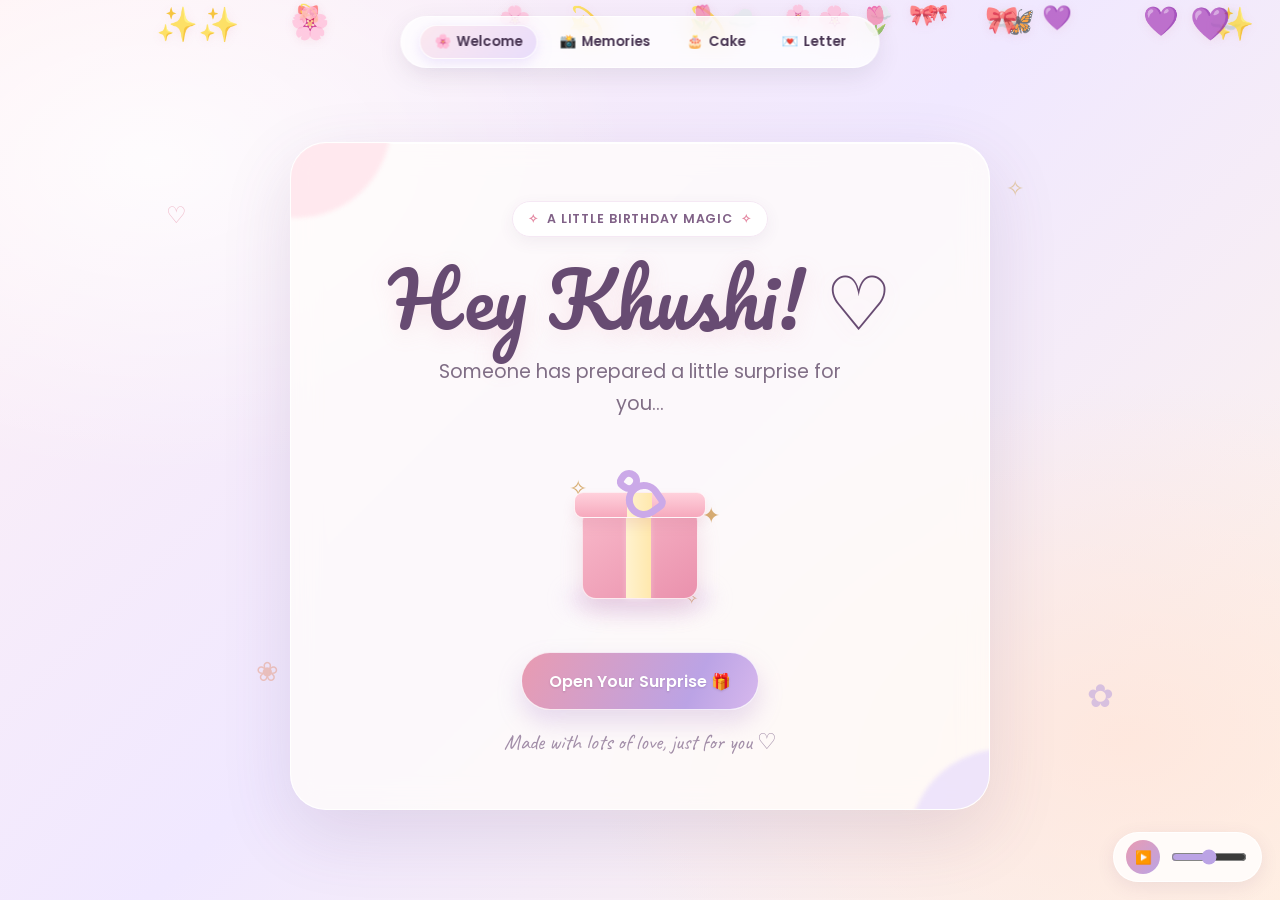
<file: index.html>
<!DOCTYPE html>
<html lang="en">
<head>
  <meta charset="UTF-8">
  <meta name="viewport" content="width=device-width, initial-scale=1.0">
  <meta name="theme-color" content="#fff4f5">
  <title>Happy Birthday, Khushi! ♡</title>
  <link rel="stylesheet" href="css/pastel-theme.css">
  <style>
    :root {
      color-scheme: light;
    }

    * {
      box-sizing: border-box;
    }

    body {
      min-height: 100vh;
      min-height: 100svh;
      display: grid;
      place-items: center;
      overflow: hidden;
      padding: 88px 20px 36px;
      background:
        radial-gradient(ellipse at 12% 18%, rgba(255, 255, 255, 0.8), transparent 30%),
        radial-gradient(ellipse at 88% 82%, rgba(255, 229, 217, 0.78), transparent 34%),
        linear-gradient(135deg, #fff1f4 0%, #f0e8ff 48%, #fff4e9 100%);
    }

    .welcome-card {
      position: relative;
      z-index: 2;
      width: min(100%, 700px);
      padding: clamp(32px, 6vw, 58px) 24px clamp(36px, 6vw, 54px);
      overflow: hidden;
      text-align: center;
      background: rgba(255, 253, 250, 0.78);
      border: 1px solid rgba(255, 255, 255, 0.94);
      border-radius: 36px;
      box-shadow: 0 24px 70px rgba(104, 73, 117, 0.14), inset 0 1px 0 #fff;
      -webkit-backdrop-filter: blur(14px);
      backdrop-filter: blur(14px);
      animation: card-arrive 850ms cubic-bezier(0.2, 0.8, 0.2, 1) both;
    }

    .welcome-card::before,
    .welcome-card::after {
      position: absolute;
      z-index: -1;
      width: 190px;
      height: 190px;
      content: "";
      border-radius: 50%;
      filter: blur(2px);
      pointer-events: none;
    }

    .welcome-card::before {
      top: -115px;
      left: -90px;
      background: rgba(255, 214, 225, 0.5);
    }

    .welcome-card::after {
      right: -110px;
      bottom: -130px;
      background: rgba(222, 207, 255, 0.5);
    }

    .eyebrow {
      display: inline-flex;
      align-items: center;
      gap: 8px;
      margin: 0 0 17px;
      padding: 8px 15px;
      color: #806187;
      background: #fff;
      border: 1px solid #f5e8f4;
      border-radius: 999px;
      box-shadow: 0 5px 16px rgba(104, 73, 117, 0.07);
      font-size: 0.78rem;
      font-weight: 600;
      letter-spacing: 0.07em;
      text-transform: uppercase;
    }

    .eyebrow span {
      color: #e58ca5;
    }

    h1 {
      margin: 0;
      color: #674b72;
      font-family: var(--font-script);
      font-size: clamp(2.6rem, 8vw, 4.7rem);
      font-weight: 400;
      line-height: 1.18;
      text-shadow: 0 5px 22px rgba(229, 140, 165, 0.2);
      animation: title-arrive 900ms 180ms both;
    }

    .subtitle {
      max-width: 440px;
      margin: 13px auto 0;
      color: #806e86;
      font-size: clamp(1rem, 2.8vw, 1.2rem);
      line-height: 1.7;
      animation: fade-up 750ms 350ms both;
    }

    .gift-scene {
      position: relative;
      display: grid;
      width: 190px;
      height: 190px;
      margin: 20px auto 21px;
      place-items: center;
      animation: gift-bob 3.2s ease-in-out infinite;
    }

    .gift-glow {
      position: absolute;
      bottom: 17px;
      width: 150px;
      height: 30px;
      background: rgba(202, 174, 231, 0.26);
      border-radius: 50%;
      filter: blur(10px);
    }

    .gift-box {
      position: absolute;
      bottom: 32px;
      width: 116px;
      height: 88px;
      background: linear-gradient(145deg, #f8b8c9, #ea91ad);
      border: 1px solid rgba(255, 255, 255, 0.72);
      border-radius: 10px 10px 14px 14px;
      box-shadow: 0 13px 22px rgba(193, 111, 143, 0.2);
    }

    .gift-box::before {
      position: absolute;
      top: 0;
      left: 43px;
      width: 25px;
      height: 100%;
      content: "";
      background: linear-gradient(90deg, #fff2cf, #ffe8ad);
      box-shadow: 0 2px 6px rgba(255, 255, 255, 0.3);
    }

    .gift-lid {
      position: absolute;
      z-index: 2;
      top: 51px;
      width: 132px;
      height: 26px;
      background: linear-gradient(180deg, #ffd1dc, #f6a9bd);
      border: 1px solid rgba(255, 255, 255, 0.8);
      border-radius: 9px;
      box-shadow: 0 7px 12px rgba(193, 111, 143, 0.15);
      animation: lid-wiggle 3.2s ease-in-out infinite;
    }

    .gift-lid::before {
      position: absolute;
      top: 0;
      left: 52px;
      width: 25px;
      height: 100%;
      content: "";
      background: linear-gradient(90deg, #fff2cf, #ffe8ad);
    }

    .bow {
      position: absolute;
      z-index: 3;
      top: 29px;
      left: 50%;
      width: 22px;
      height: 22px;
      border: 7px solid #cba9e8;
      border-radius: 50% 50% 50% 8px;
      transform: translateX(-100%) rotate(35deg);
    }

    .bow::after {
      position: absolute;
      top: -7px;
      left: 9px;
      width: 22px;
      height: 22px;
      content: "";
      border: 7px solid #cba9e8;
      border-radius: 50% 50% 8px 50%;
      transform: rotate(-70deg);
    }

    .gift-sparkle {
      position: absolute;
      color: #d7ad72;
      font-size: 1.4rem;
      animation: twinkle 2s ease-in-out infinite;
    }

    .sparkle-one { top: 30px; left: 24px; }
    .sparkle-two { top: 57px; right: 15px; animation-delay: 600ms; }
    .sparkle-three { right: 37px; bottom: 20px; font-size: 1rem; animation-delay: 1s; }

    .open-button {
      position: relative;
      display: inline-flex;
      min-height: 58px;
      align-items: center;
      justify-content: center;
      gap: 10px;
      padding: 14px 27px;
      overflow: hidden;
      color: #fff;
      background: linear-gradient(115deg, #e99bb1, #bba3e5 72%, #d7b8ed);
      border: 1px solid rgba(255, 255, 255, 0.78);
      border-radius: 999px;
      box-shadow: 0 12px 25px rgba(174, 132, 196, 0.28);
      font: 600 1rem var(--font-sans);
      text-decoration: none;
      text-shadow: 0 1px 2px rgba(94, 63, 109, 0.22);
      transition: transform 220ms ease, box-shadow 220ms ease, filter 220ms ease;
      animation: fade-up 750ms 500ms both;
    }

    .open-button::after {
      position: absolute;
      top: -30%;
      left: -70%;
      width: 45%;
      height: 160%;
      content: "";
      background: rgba(255, 255, 255, 0.28);
      transform: rotate(25deg);
      transition: left 450ms ease;
    }

    .open-button:hover {
      filter: saturate(1.08);
      box-shadow: 0 16px 30px rgba(174, 132, 196, 0.38);
      transform: translateY(-3px) scale(1.025);
    }

    .open-button:hover::after {
      left: 125%;
    }

    .open-button:focus-visible {
      outline: 3px solid #9a7ab4;
      outline-offset: 4px;
    }

    .personal-note {
      margin: 18px 0 0;
      color: #a28ea8;
      font-family: var(--font-handwriting);
      font-size: 1.35rem;
      animation: fade-up 750ms 650ms both;
    }

    .page-decor {
      position: fixed;
      z-index: 1;
      color: #e89ab0;
      opacity: 0.64;
      pointer-events: none;
      user-select: none;
      animation: decor-drift 7s ease-in-out infinite;
    }

    .decor-heart { top: 22%; left: 13%; font-size: 1.45rem; }
    .decor-flower { right: 13%; bottom: 20%; color: #c3a9df; font-size: 2rem; animation-delay: 1.2s; }
    .decor-sparkle { top: 19%; right: 20%; color: #dbb878; font-size: 1.4rem; animation-delay: 2s; }
    .decor-petal { bottom: 23%; left: 20%; color: #edae9b; font-size: 1.7rem; animation-delay: 800ms; }

    .audio-controls {
      position: fixed;
      right: 18px;
      bottom: 18px;
      z-index: 1001;
      display: flex;
      align-items: center;
      gap: 9px;
      padding: 7px 12px;
      background: rgba(255, 255, 255, 0.78);
      border: 1px solid rgba(255, 255, 255, 0.9);
      border-radius: 999px;
      box-shadow: 0 5px 18px rgba(104, 73, 117, 0.1);
      -webkit-backdrop-filter: blur(10px);
      backdrop-filter: blur(10px);
    }

    .audio-controls button {
      display: grid;
      width: 34px;
      height: 34px;
      padding: 0;
      place-items: center;
      color: #fff;
      background: linear-gradient(135deg, #e99bb1, #bba3e5);
      border: 0;
      border-radius: 50%;
      cursor: pointer;
    }

    .audio-controls button:focus-visible,
    .audio-controls input:focus-visible {
      outline: 2px solid #9a7ab4;
      outline-offset: 3px;
    }

    .audio-controls input {
      width: 76px;
      accent-color: #bba3e5;
    }

    @keyframes card-arrive {
      from { opacity: 0; transform: translateY(18px) scale(0.98); }
      to { opacity: 1; transform: translateY(0) scale(1); }
    }

    @keyframes title-arrive {
      from { opacity: 0; transform: translateY(12px); }
      to { opacity: 1; transform: translateY(0); }
    }

    @keyframes fade-up {
      from { opacity: 0; transform: translateY(10px); }
      to { opacity: 1; transform: translateY(0); }
    }

    @keyframes gift-bob {
      0%, 100% { transform: translateY(0) rotate(-1deg); }
      50% { transform: translateY(-7px) rotate(1deg); }
    }

    @keyframes lid-wiggle {
      0%, 12%, 20%, 100% { transform: translateY(0) rotate(0); }
      16% { transform: translateY(-5px) rotate(-3deg); }
    }

    @keyframes twinkle {
      0%, 100% { opacity: 0.48; transform: scale(0.8) rotate(0); }
      50% { opacity: 1; transform: scale(1.15) rotate(18deg); }
    }

    @keyframes decor-drift {
      0%, 100% { transform: translateY(0) rotate(-7deg); }
      50% { transform: translateY(-10px) rotate(8deg); }
    }

    @media (max-width: 600px) {
      body {
        padding: 35px 16px 90px;
      }

      .welcome-card {
        padding: 34px 20px 35px;
        border-radius: 28px;
      }

      .gift-scene {
        margin-top: 15px;
        margin-bottom: 15px;
        transform: scale(0.92);
      }

      .open-button {
        width: min(100%, 330px);
        padding-inline: 16px;
        font-size: 0.95rem;
      }

      .page-decor {
        opacity: 0.42;
      }

      .decor-heart { top: 17%; left: 5%; }
      .decor-flower { right: 4%; bottom: 18%; }
      .decor-sparkle { top: 14%; right: 9%; }
      .decor-petal { bottom: 15%; left: 6%; }
    }

    @media (prefers-reduced-motion: reduce) {
      *, *::before, *::after {
        scroll-behavior: auto !important;
        animation-duration: 0.01ms !important;
        animation-iteration-count: 1 !important;
        transition-duration: 0.01ms !important;
      }
    }
  </style>
</head>
<body>
  <nav class="khushi-nav-bar" aria-label="Birthday surprise pages">
    <a href="index.html" class="active" aria-current="page">🌸 <span class="nav-text">Welcome</span></a>
    <a href="memorylane.html">📸 <span class="nav-text">Memories</span></a>
    <a href="cake.html">🎂 <span class="nav-text">Cake</span></a>
    <a href="letter.html">💌 <span class="nav-text">Letter</span></a>
  </nav>

  <span class="page-decor decor-heart" aria-hidden="true">♡</span>
  <span class="page-decor decor-flower" aria-hidden="true">✿</span>
  <span class="page-decor decor-sparkle" aria-hidden="true">✧</span>
  <span class="page-decor decor-petal" aria-hidden="true">❀</span>

  <main class="welcome-card">
    <p class="eyebrow"><span aria-hidden="true">✧</span> A little birthday magic <span aria-hidden="true">✧</span></p>
    <h1>Hey Khushi! ♡</h1>
    <p class="subtitle">Someone has prepared a little surprise for you...</p>

    <div class="gift-scene" role="img" aria-label="A softly glowing pink gift box with a lavender ribbon">
      <span class="gift-sparkle sparkle-one" aria-hidden="true">✧</span>
      <span class="gift-sparkle sparkle-two" aria-hidden="true">✦</span>
      <span class="gift-sparkle sparkle-three" aria-hidden="true">✧</span>
      <span class="gift-glow" aria-hidden="true"></span>
      <span class="gift-box" aria-hidden="true"></span>
      <span class="gift-lid" aria-hidden="true"></span>
      <span class="bow" aria-hidden="true"></span>
    </div>

    <a class="open-button" href="memorylane.html">Open Your Surprise 🎁</a>
    <p class="personal-note">Made with lots of love, just for you ♡</p>
  </main>

  <div class="audio-controls" aria-label="Background music controls">
    <button id="play-pause" type="button" aria-label="Play or pause birthday music">▶️</button>
    <input type="range" id="volume" min="0" max="1" step="0.1" value="0.5" aria-label="Music volume">
  </div>

  <audio id="birthday-song" loop>
    <source src="Happy_birthday_english.mp3" type="audio/mp3">
    Your browser does not support the audio element.
  </audio>

  <script src="js/pastel-particles.js"></script>
  <script>
    const audio = document.getElementById('birthday-song');
    const volumeControl = document.getElementById('volume');

    audio.volume = Number(volumeControl.value);
    volumeControl.addEventListener('input', () => {
      audio.volume = Number(volumeControl.value);
    });
  </script>
</body>
</html>
</file>
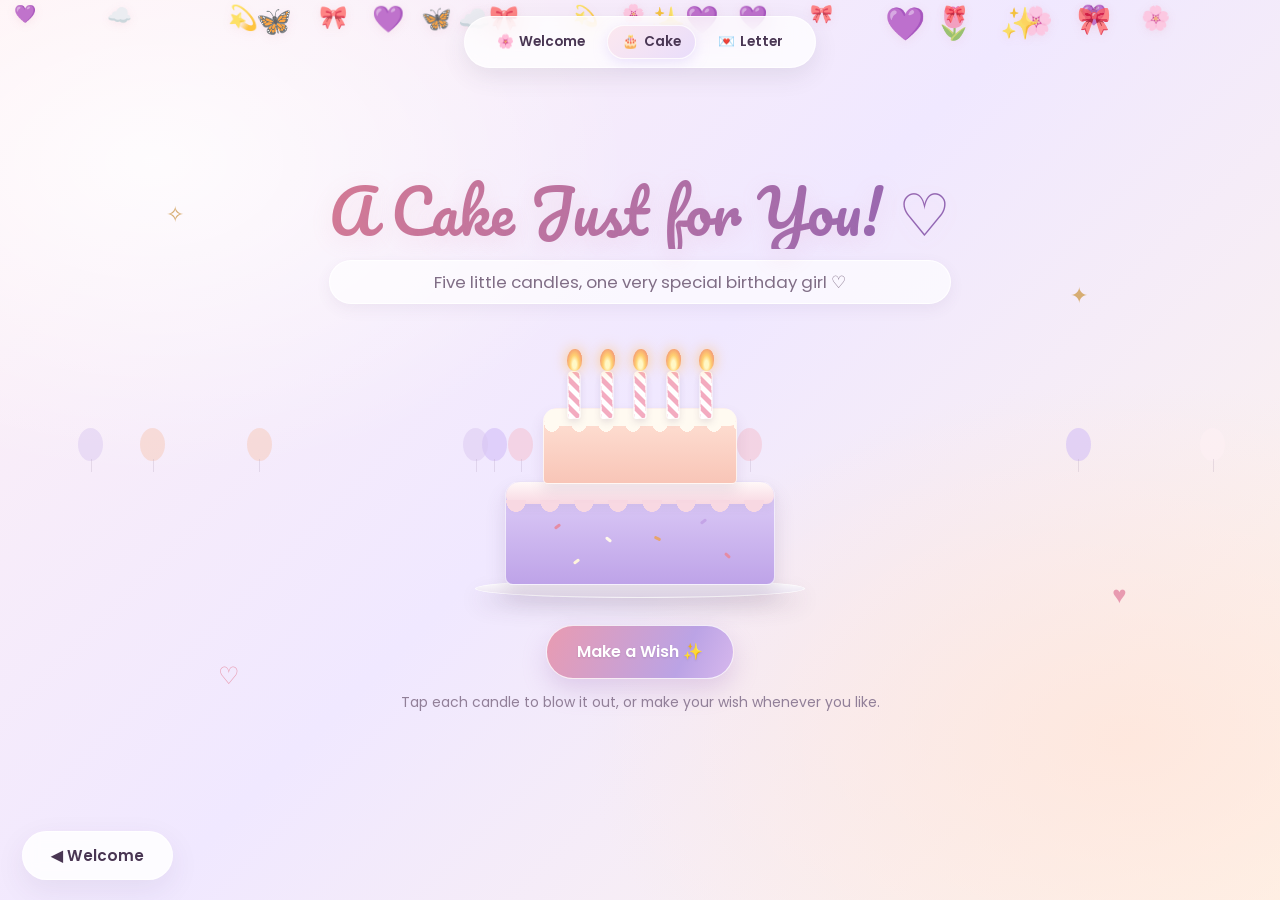
<file: cake.html>
<!DOCTYPE html>
<html lang="en">
<head>
  <meta charset="UTF-8">
  <meta name="viewport" content="width=device-width, initial-scale=1.0">
  <meta name="theme-color" content="#fff4f5">
  <title>A Cake Just for You! 🎂 | Khushi's Birthday</title>
  <link rel="stylesheet" href="css/pastel-theme.css">
  <style>
    * {
      box-sizing: border-box;
    }

    body {
      position: relative;
      display: flex;
      min-height: 100vh;
      min-height: 100svh;
      flex-direction: column;
      align-items: center;
      justify-content: center;
      overflow-x: hidden;
      padding: 88px 20px 100px;
      background:
        radial-gradient(ellipse at 12% 18%, rgba(255, 255, 255, 0.8), transparent 30%),
        radial-gradient(ellipse at 88% 82%, rgba(255, 229, 217, 0.78), transparent 34%),
        linear-gradient(135deg, #fff1f4 0%, #f0e8ff 48%, #fff4e9 100%);
    }

    .page-content {
      position: relative;
      z-index: 2;
      display: flex;
      width: min(100%, 680px);
      flex-direction: column;
      align-items: center;
      text-align: center;
      animation: arrive 750ms ease-out both;
    }

    .cake-header {
      margin-bottom: 4px;
    }

    .cake-header h1 {
      margin: 0;
      color: #674b72;
      background: linear-gradient(120deg, #d47a94, #8e65b5);
      -webkit-background-clip: text;
      background-clip: text;
      -webkit-text-fill-color: transparent;
      font-family: var(--font-script);
      font-size: clamp(2.2rem, 6vw, 3.7rem);
      font-weight: 400;
      line-height: 1.24;
      text-shadow: 0 5px 22px rgba(229, 140, 165, 0.16);
    }

    .cake-header p {
      margin: 11px auto 0;
      padding: 8px 18px;
      color: #806e86;
      background: rgba(255, 255, 255, 0.64);
      border: 1px solid rgba(255, 255, 255, 0.9);
      border-radius: 999px;
      box-shadow: 0 5px 15px rgba(104, 73, 117, 0.07);
      font-size: clamp(0.9rem, 2.5vw, 1.05rem);
    }

    .cake-scene {
      position: relative;
      width: min(100%, 390px);
      height: 310px;
      margin: 6px auto 0;
      isolation: isolate;
    }

    .cake-plate {
      position: absolute;
      bottom: 26px;
      left: 50%;
      width: min(88%, 330px);
      height: 19px;
      background: linear-gradient(180deg, #fff 0%, #e8dfef 100%);
      border: 1px solid rgba(255, 255, 255, 0.96);
      border-radius: 50%;
      box-shadow: 0 11px 22px rgba(73, 54, 83, 0.16);
      transform: translateX(-50%);
    }

    .cake-base {
      position: absolute;
      bottom: 39px;
      left: 50%;
      width: min(72%, 270px);
      height: 104px;
      background: linear-gradient(180deg, #dfcff8 0%, #bea3e8 100%);
      border: 1px solid rgba(255, 255, 255, 0.7);
      border-radius: 15px 15px 8px 8px;
      box-shadow: 0 12px 20px rgba(104, 73, 117, 0.16);
      transform: translateX(-50%);
    }

    .cake-base::before {
      position: absolute;
      top: 0;
      left: 0;
      width: 100%;
      height: 22px;
      content: "";
      background: linear-gradient(180deg, #fff8f8, #f8d8e2);
      border-radius: 14px 14px 8px 8px;
      box-shadow: 0 4px 8px rgba(104, 73, 117, 0.08);
    }

    .cake-base::after {
      position: absolute;
      top: 18px;
      left: 0;
      width: 100%;
      height: 14px;
      content: "";
      background: radial-gradient(ellipse 10px 12px at 10px 0, #f8d8e2 98%, transparent 100%) repeat-x;
      background-size: 34px 14px;
    }

    .cake-top {
      position: absolute;
      bottom: 140px;
      left: 50%;
      width: min(52%, 194px);
      height: 76px;
      background: linear-gradient(180deg, #ffe2d6 0%, #f8c5b7 100%);
      border: 1px solid rgba(255, 255, 255, 0.74);
      border-radius: 14px 14px 5px 5px;
      box-shadow: 0 7px 14px rgba(104, 73, 117, 0.12);
      transform: translateX(-50%);
    }

    .cake-top::before {
      position: absolute;
      top: 0;
      left: 0;
      width: 100%;
      height: 17px;
      content: "";
      background: #fffaf1;
      border-radius: 13px 13px 7px 7px;
    }

    .cake-top::after {
      position: absolute;
      top: 13px;
      left: 0;
      width: 100%;
      height: 12px;
      content: "";
      background: radial-gradient(ellipse 8px 10px at 8px 0, #fffaf1 98%, transparent 100%) repeat-x;
      background-size: 27px 12px;
    }

    .cake-sprinkle {
      position: absolute;
      z-index: 2;
      width: 7px;
      height: 3px;
      border-radius: 4px;
      transform: rotate(-35deg);
    }

    .sprinkle-one { top: 43px; left: 18%; background: #e58ca5; }
    .sprinkle-two { top: 56px; left: 37%; background: #fff8eb; transform: rotate(38deg); }
    .sprinkle-three { top: 38px; right: 25%; background: #c4a4e7; }
    .sprinkle-four { top: 72px; right: 16%; background: #e58ca5; transform: rotate(42deg); }
    .sprinkle-five { top: 78px; left: 25%; background: #fff4dc; }
    .sprinkle-six { top: 55px; right: 42%; background: #e7a46d; transform: rotate(25deg); }

    .candle-row {
      position: absolute;
      z-index: 4;
      top: 57px;
      left: 50%;
      display: flex;
      align-items: flex-end;
      gap: clamp(12px, 4vw, 20px);
      transform: translateX(-50%);
    }

    .candle {
      position: relative;
      width: 13px;
      height: 48px;
      padding: 0;
      background: repeating-linear-gradient(45deg, #fff 0 5px, #f3abc0 5px 10px);
      border: 1px solid rgba(255, 255, 255, 0.9);
      border-radius: 5px 5px 3px 3px;
      box-shadow: 0 3px 7px rgba(104, 73, 117, 0.15);
      cursor: pointer;
      transition: transform 180ms ease;
    }

    .candle:hover,
    .candle:focus-visible {
      transform: translateY(-3px);
    }

    .candle:focus-visible {
      outline: 2px solid #9a7ab4;
      outline-offset: 4px;
    }

    .flame {
      position: absolute;
      top: -23px;
      left: 50%;
      width: 15px;
      height: 22px;
      background: radial-gradient(ellipse at 50% 70%, #fff8c6 0 18%, #ffd071 42%, #f49a73 78%, transparent 80%);
      border-radius: 55% 45% 50% 50%;
      filter: drop-shadow(0 0 7px rgba(255, 192, 106, 0.8));
      transform: translateX(-50%);
      transform-origin: 50% 90%;
      animation: flame-flicker 850ms ease-in-out infinite alternate;
      pointer-events: none;
    }

    .candle:nth-child(even) .flame {
      animation-delay: 320ms;
    }

    .candle.blown .flame {
      animation: flame-out 220ms ease-out forwards;
    }

    .candle.blown {
      cursor: default;
    }

    .candle.blown:hover {
      transform: none;
    }

    .candle-smoke {
      position: absolute;
      top: -24px;
      left: 50%;
      width: 8px;
      height: 8px;
      border-radius: 50%;
      opacity: 0;
      pointer-events: none;
    }

    .candle.blown .candle-smoke {
      animation: smoke-away 850ms ease-out;
    }

    .cake-sparkle,
    .floating-heart {
      position: fixed;
      z-index: 1;
      color: #d7ad72;
      pointer-events: none;
      user-select: none;
      animation: drift 6s ease-in-out infinite;
    }

    .cake-sparkle {
      font-size: 1.35rem;
    }

    .floating-heart {
      color: #e89ab0;
      font-size: 1.5rem;
      animation-delay: 1.3s;
    }

    .make-wish {
      display: inline-flex;
      min-height: 54px;
      align-items: center;
      justify-content: center;
      gap: 9px;
      margin-top: 1px;
      padding: 13px 30px;
      color: #fff;
      background: linear-gradient(115deg, #e99bb1, #bba3e5 72%, #d7b8ed);
      border: 1px solid rgba(255, 255, 255, 0.8);
      border-radius: 999px;
      box-shadow: 0 11px 24px rgba(174, 132, 196, 0.3);
      cursor: pointer;
      font: 600 1rem var(--font-sans);
      text-shadow: 0 1px 2px rgba(94, 63, 109, 0.2);
      transition: transform 200ms ease, box-shadow 200ms ease;
    }

    .make-wish:hover {
      box-shadow: 0 15px 28px rgba(174, 132, 196, 0.4);
      transform: translateY(-3px) scale(1.025);
    }

    .make-wish:focus-visible,
    .wish-close:focus-visible {
      outline: 3px solid #9a7ab4;
      outline-offset: 4px;
    }

    .hint {
      margin: 13px 0 0;
      color: #917f98;
      font-size: 0.87rem;
    }

    .balloon {
      position: fixed;
      z-index: 0;
      width: 25px;
      height: 33px;
      border-radius: 50%;
      opacity: 0.48;
      pointer-events: none;
      animation: balloon-rise 15s linear infinite;
    }

    .balloon::after {
      position: absolute;
      bottom: -11px;
      left: 50%;
      width: 1px;
      height: 13px;
      content: "";
      background: rgba(133, 111, 143, 0.35);
    }

    .confetti {
      position: fixed;
      z-index: 1;
      width: 8px;
      height: 10px;
      border-radius: 3px;
      opacity: 0;
      pointer-events: none;
      animation: confetti-fall 6s ease-in infinite;
    }

    .wish-overlay {
      position: fixed;
      z-index: 1100;
      inset: 0;
      display: grid;
      padding: 20px;
      place-items: center;
      background: rgba(71, 51, 82, 0.24);
      opacity: 0;
      visibility: hidden;
      transition: opacity 240ms ease, visibility 240ms ease;
    }

    .wish-overlay.show {
      opacity: 1;
      visibility: visible;
    }

    .wish-message {
      position: relative;
      width: min(100%, 480px);
      padding: 38px 28px 30px;
      text-align: center;
      background: rgba(255, 253, 250, 0.97);
      border: 2px solid #f5d2df;
      border-radius: 30px;
      box-shadow: 0 25px 65px rgba(73, 54, 83, 0.24);
      transform: translateY(12px) scale(0.96);
      transition: transform 300ms cubic-bezier(0.2, 0.8, 0.2, 1);
    }

    .wish-overlay.show .wish-message {
      transform: translateY(0) scale(1);
    }

    .wish-message h2 {
      margin: 0 0 12px;
      color: #674b72;
      background: linear-gradient(120deg, #d47a94, #8e65b5);
      -webkit-background-clip: text;
      background-clip: text;
      -webkit-text-fill-color: transparent;
      font-family: var(--font-script);
      font-size: clamp(1.8rem, 6vw, 2.5rem);
      font-weight: 400;
      line-height: 1.3;
    }

    .wish-message p {
      margin: 0 auto 22px;
      color: #806e86;
      font-size: 1.02rem;
      line-height: 1.75;
    }

    .wish-close {
      position: absolute;
      top: 12px;
      right: 14px;
      display: grid;
      width: 36px;
      height: 36px;
      place-items: center;
      color: #806e86;
      background: #fff3f6;
      border: 0;
      border-radius: 50%;
      cursor: pointer;
      font-size: 1.15rem;
    }

    .wish-message .btn-pastel-primary {
      min-height: 48px;
    }

    .navigation-buttons {
      position: fixed;
      z-index: 10;
      right: 22px;
      bottom: 20px;
      left: 22px;
      display: flex;
      align-items: center;
      justify-content: space-between;
      pointer-events: none;
    }

    .navigation-buttons a {
      pointer-events: auto;
    }

    .firework {
      position: fixed;
      z-index: 1050;
      width: 7px;
      height: 7px;
      border-radius: 50%;
      pointer-events: none;
      animation: firework 850ms ease-out forwards;
    }

    @keyframes arrive {
      from { opacity: 0; transform: translateY(15px); }
      to { opacity: 1; transform: translateY(0); }
    }

    @keyframes flame-flicker {
      from { transform: translateX(-50%) rotate(-4deg) scale(0.96); }
      to { transform: translateX(-50%) rotate(4deg) scale(1.04); }
    }

    @keyframes flame-out {
      to { opacity: 0; transform: translateX(-50%) scale(0.15); }
    }

    @keyframes smoke-away {
      0% { opacity: 0.45; box-shadow: 0 0 0 1px rgba(161, 150, 164, 0.35); transform: translate(-50%, 0); }
      100% { opacity: 0; box-shadow: 0 0 0 8px rgba(161, 150, 164, 0); transform: translate(-20%, -30px) scale(1.5); }
    }

    @keyframes drift {
      0%, 100% { transform: translateY(0) rotate(-8deg); }
      50% { transform: translateY(-11px) rotate(9deg); }
    }

    @keyframes balloon-rise {
      from { transform: translateY(110vh) translateX(0); }
      to { transform: translateY(-130vh) translateX(34px); }
    }

    @keyframes confetti-fall {
      0% { opacity: 0; transform: translateY(-10vh) rotate(0deg); }
      12% { opacity: 0.8; }
      100% { opacity: 0; transform: translateY(110vh) rotate(540deg); }
    }

    @keyframes firework {
      to { opacity: 0; transform: scale(18); }
    }

    @media (max-width: 650px) {
      body {
        justify-content: flex-start;
        padding: 36px 16px 138px;
      }

      .cake-header {
        margin-top: 12px;
      }

      .cake-scene {
        height: 285px;
        margin-top: 0;
      }

      .cake-plate { bottom: 24px; }
      .cake-base { bottom: 36px; }
      .cake-top { bottom: 137px; }
      .candle-row { top: 54px; }

      .navigation-buttons {
        right: 12px;
        bottom: 76px;
        left: 12px;
        justify-content: center;
      }

      .navigation-buttons a:first-child {
        display: none;
      }
    }

    @media (prefers-reduced-motion: reduce) {
      *, *::before, *::after {
        scroll-behavior: auto !important;
        animation-duration: 0.01ms !important;
        animation-iteration-count: 1 !important;
        transition-duration: 0.01ms !important;
      }
    }
  </style>
</head>
<body>
  <nav class="khushi-nav-bar" aria-label="Birthday surprise pages">
    <a href="index.html">🌸 <span class="nav-text">Welcome</span></a>
    <a href="cake.html" class="active" aria-current="page">🎂 <span class="nav-text">Cake</span></a>
    <a href="letter.html">💌 <span class="nav-text">Letter</span></a>
  </nav>

  <span class="cake-sparkle" style="top: 22%; left: 13%;" aria-hidden="true">✧</span>
  <span class="cake-sparkle" style="top: 31%; right: 15%; animation-delay: 1s;" aria-hidden="true">✦</span>
  <span class="floating-heart" style="bottom: 23%; left: 17%;" aria-hidden="true">♡</span>
  <span class="floating-heart" style="right: 12%; bottom: 32%; animation-delay: 2s;" aria-hidden="true">♥</span>

  <main class="page-content">
    <header class="cake-header">
      <h1>A Cake Just for You! ♡</h1>
      <p>Five little candles, one very special birthday girl ♡</p>
    </header>

    <div class="cake-scene" role="group" aria-label="A pastel birthday cake with five candles">
      <div class="cake-plate" aria-hidden="true"></div>
      <div class="cake-base" aria-hidden="true">
        <span class="cake-sprinkle sprinkle-one"></span>
        <span class="cake-sprinkle sprinkle-two"></span>
        <span class="cake-sprinkle sprinkle-three"></span>
        <span class="cake-sprinkle sprinkle-four"></span>
        <span class="cake-sprinkle sprinkle-five"></span>
        <span class="cake-sprinkle sprinkle-six"></span>
      </div>
      <div class="cake-top" aria-hidden="true"></div>
      <div class="candle-row" id="candleContainer" role="group" aria-label="Birthday candles"></div>
    </div>

    <button class="make-wish" id="makeWishButton" type="button">Make a Wish ✨</button>
    <p class="hint">Tap each candle to blow it out, or make your wish whenever you like.</p>
  </main>

  <div class="navigation-buttons" aria-label="Continue through the birthday surprise">
    <a class="btn-pastel-secondary" href="index.html">◀ Welcome</a>
  </div>

  <div class="wish-overlay" id="wishOverlay" aria-hidden="true">
    <section class="wish-message" id="wishMessage" role="dialog" aria-modal="true" aria-labelledby="wishTitle" aria-describedby="wishText">
      <button class="wish-close" id="closeWishButton" type="button" aria-label="Close birthday wish">×</button>
      <h2 id="wishTitle">Happy Birthday, Khushi! ♡</h2>
      <p id="wishText">May your year be filled with all the laughter, love, and lovely little moments you deserve 🎂💜. Mujhe cake dena bhulna mat 🎂😋</p>
      <a class="btn-pastel-primary" href="letter.html">Read Your Secret Letter 💌 ▶</a>
    </section>
  </div>

  <script src="js/pastel-particles.js"></script>
  <script>
    const candleContainer = document.getElementById("candleContainer");
    const makeWishButton = document.getElementById("makeWishButton");
    const wishOverlay = document.getElementById("wishOverlay");
    const closeWishButton = document.getElementById("closeWishButton");
    const totalCandles = 5;
    let candlesBlown = 0;

    function createCandles() {
      for (let index = 0; index < totalCandles; index += 1) {
        const candle = document.createElement("button");
        candle.className = "candle";
        candle.type = "button";
        candle.setAttribute("aria-label", `Blow out candle ${index + 1}`);
        candle.setAttribute("aria-pressed", "false");

        const flame = document.createElement("span");
        flame.className = "flame";
        flame.setAttribute("aria-hidden", "true");

        const smoke = document.createElement("span");
        smoke.className = "candle-smoke";
        smoke.setAttribute("aria-hidden", "true");

        candle.append(flame, smoke);
        candleContainer.appendChild(candle);
      }
    }

    function createBalloons() {
      const colors = ["#f5bccb", "#cbb4f7", "#f7c7b5", "#fff0f5", "#d9c7f0"];
      for (let index = 0; index < 10; index += 1) {
        const balloon = document.createElement("span");
        balloon.className = "balloon";
        balloon.setAttribute("aria-hidden", "true");
        balloon.style.left = `${Math.random() * 100}%`;
        balloon.style.backgroundColor = colors[index % colors.length];
        balloon.style.animationDuration = `${14 + Math.random() * 10}s`;
        balloon.style.animationDelay = `${Math.random() * 12}s`;
        document.body.appendChild(balloon);
      }
    }

    function createConfetti() {
      const colors = ["#f5bccb", "#cbb4f7", "#f7c7b5", "#fff0f5", "#d9c7f0"];
      for (let index = 0; index < 28; index += 1) {
        const piece = document.createElement("span");
        piece.className = "confetti";
        piece.setAttribute("aria-hidden", "true");
        piece.style.left = `${Math.random() * 100}%`;
        piece.style.backgroundColor = colors[index % colors.length];
        piece.style.animationDelay = `${Math.random() * 6}s`;
        piece.style.animationDuration = `${4 + Math.random() * 4}s`;
        document.body.appendChild(piece);
      }
    }

    function createSparkles(target) {
      const bounds = target.getBoundingClientRect();
      const colors = ["#f5bccb", "#cbb4f7", "#f7c7b5", "#fff0f5"];

      for (let index = 0; index < 8; index += 1) {
        const sparkle = document.createElement("span");
        sparkle.className = "firework";
        sparkle.setAttribute("aria-hidden", "true");
        sparkle.style.left = `${bounds.left + Math.random() * bounds.width}px`;
        sparkle.style.top = `${bounds.top + Math.random() * bounds.height}px`;
        sparkle.style.backgroundColor = colors[index % colors.length];
        sparkle.style.boxShadow = `0 0 12px ${colors[index % colors.length]}`;
        document.body.appendChild(sparkle);
        window.setTimeout(() => sparkle.remove(), 1000);
      }
    }

    function showWishMessage() {
      if (wishOverlay.classList.contains("show")) return;
      wishOverlay.classList.add("show");
      wishOverlay.setAttribute("aria-hidden", "false");
      closeWishButton.focus();
      createSparkles(wishOverlay);
    }

    function extinguishCandle(candle) {
      if (candle.classList.contains("blown")) return;

      candle.classList.add("blown");
      candle.setAttribute("aria-pressed", "true");
      candle.setAttribute("aria-label", "Candle blown out");
      candlesBlown += 1;
      createSparkles(candle);

      if (candlesBlown === totalCandles) {
        window.setTimeout(showWishMessage, 450);
      }
    }

    function makeWish() {
      const unlit = Array.from(candleContainer.querySelectorAll(".candle:not(.blown)"));
      unlit.forEach((candle, index) => {
        window.setTimeout(() => extinguishCandle(candle), index * 110);
      });
      window.setTimeout(showWishMessage, unlit.length * 110 + 500);
    }

    function closeWishMessage() {
      wishOverlay.classList.remove("show");
      wishOverlay.setAttribute("aria-hidden", "true");
      makeWishButton.focus();
    }

    candleContainer.addEventListener("click", (event) => {
      const candle = event.target.closest(".candle");
      if (candle) extinguishCandle(candle);
    });

    makeWishButton.addEventListener("click", makeWish);
    closeWishButton.addEventListener("click", closeWishMessage);
    wishOverlay.addEventListener("click", (event) => {
      if (event.target === wishOverlay) closeWishMessage();
    });

    document.addEventListener("keydown", (event) => {
      if (event.key.toLowerCase() === "b" && !event.repeat) {
        const unlit = candleContainer.querySelector(".candle:not(.blown)");
        if (unlit) extinguishCandle(unlit);
      }
      if (event.key === "Escape" && wishOverlay.classList.contains("show")) {
        closeWishMessage();
      }
    });

    createCandles();
    createBalloons();
    createConfetti();
  </script>
</body>
</html>
</file>
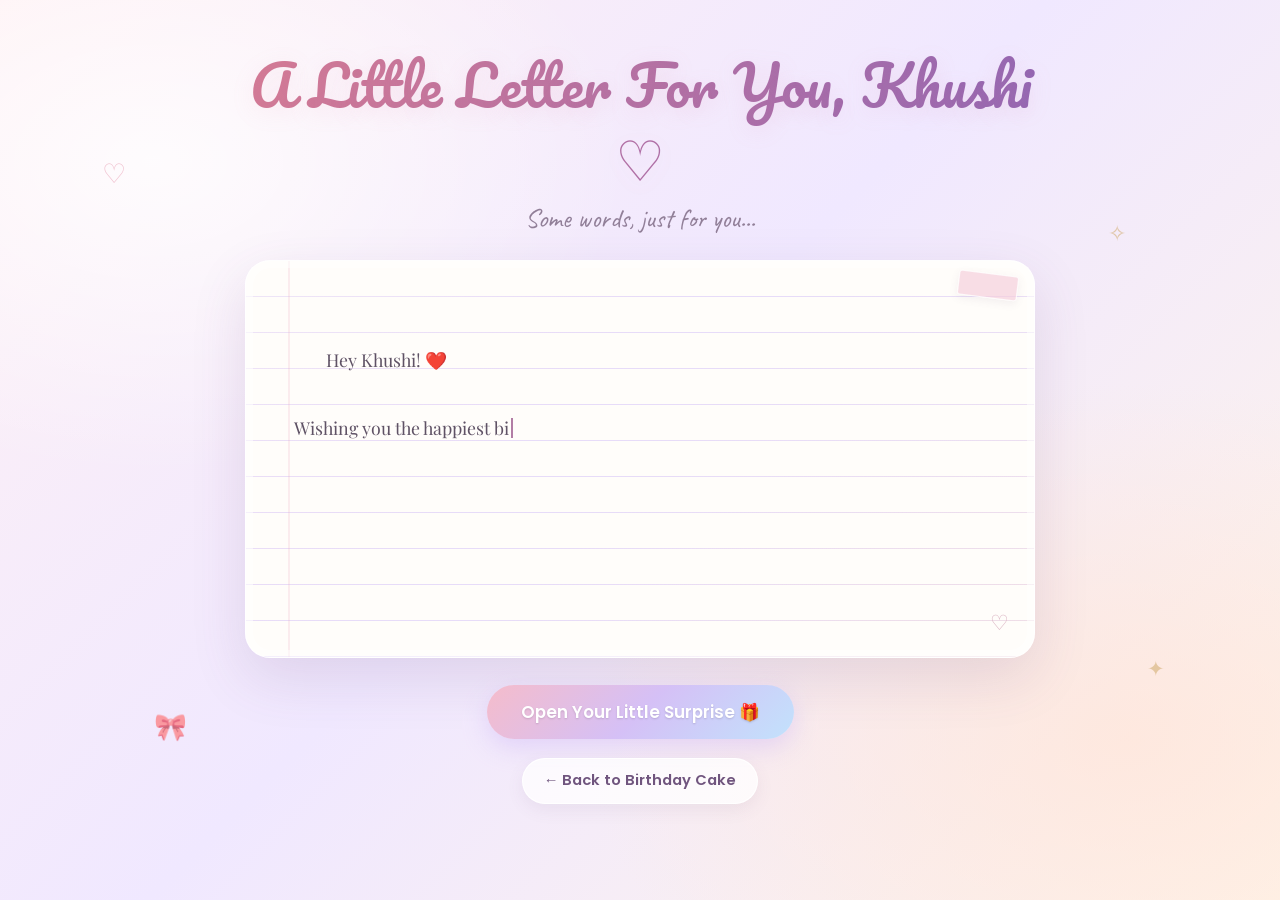
<file: letter.html>
<!DOCTYPE html>
<html lang="en">
<head>
  <meta charset="UTF-8">
  <meta name="viewport" content="width=device-width, initial-scale=1.0">
  <meta name="theme-color" content="#fff4f8">
  <title>A Little Letter For You, Khushi 💌</title>
  <link rel="stylesheet" href="css/pastel-theme.css">
  <style>
    * {
      box-sizing: border-box;
    }

    body {
      position: relative;
      display: flex;
      min-height: 100vh;
      min-height: 100svh;
      align-items: center;
      justify-content: center;
      overflow-x: hidden;
      padding: 48px 20px 96px;
      background:
        radial-gradient(ellipse at 12% 18%, rgba(255, 255, 255, 0.8), transparent 30%),
        radial-gradient(ellipse at 88% 82%, rgba(255, 229, 217, 0.74), transparent 34%),
        linear-gradient(135deg, #fff1f4 0%, #f0e8ff 48%, #fff4e9 100%);
    }

    body.modal-open {
      overflow: hidden;
    }

    button,
    a {
      -webkit-tap-highlight-color: transparent;
    }

    .decorations {
      position: fixed;
      z-index: 0;
      inset: 0;
      overflow: hidden;
      pointer-events: none;
      user-select: none;
    }

    .decoration {
      position: absolute;
      color: #e89ab0;
      opacity: 0.58;
      animation: float-gently 7s ease-in-out infinite;
    }

    .decoration-heart { top: 17%; left: 8%; font-size: 1.7rem; }
    .decoration-star { top: 24%; right: 12%; color: #d3ae72; font-size: 1.4rem; animation-delay: 1.2s; }
    .decoration-bow { bottom: 17%; left: 12%; color: #c2a5df; font-size: 1.65rem; animation-delay: 2s; }
    .decoration-sparkle { right: 9%; bottom: 24%; color: #d3ae72; font-size: 1.3rem; animation-delay: 600ms; }

    .container {
      position: relative;
      z-index: 1;
      width: min(100%, 790px);
      margin: 0 auto;
      animation: page-arrive 800ms ease-out both;
    }

    .page-header {
      margin-bottom: 25px;
      text-align: center;
    }

    .page-header h1 {
      margin: 0;
      color: #674b72;
      background: linear-gradient(120deg, #d47a94, #8e65b5);
      -webkit-background-clip: text;
      background-clip: text;
      -webkit-text-fill-color: transparent;
      font-family: var(--font-script);
      font-size: clamp(2.1rem, 5.5vw, 3.5rem);
      font-weight: 400;
      line-height: 1.3;
      text-shadow: 0 5px 22px rgba(229, 140, 165, 0.15);
      animation: title-arrive 800ms 100ms both;
    }

    .page-header p {
      margin: 8px 0 0;
      color: #917f98;
      font-family: var(--font-handwriting);
      font-size: clamp(1.3rem, 3vw, 1.65rem);
      animation: fade-up 650ms 220ms both;
    }

    .letter-card {
      position: relative;
      padding: clamp(26px, 5vw, 48px);
      overflow: hidden;
      background:
        linear-gradient(90deg, transparent 0 42px, rgba(235, 169, 190, 0.2) 42px 44px, transparent 44px),
        repeating-linear-gradient(180deg, #fffdfa 0 35px, rgba(205, 184, 232, 0.26) 35px 36px);
      border: 1px solid rgba(255, 255, 255, 0.96);
      border-radius: 25px;
      box-shadow: 0 20px 55px rgba(104, 73, 117, 0.14), inset 0 0 0 7px rgba(255, 255, 255, 0.55);
      animation: card-arrive 850ms 180ms both;
    }

    .letter-card::before {
      position: absolute;
      top: 12px;
      right: 16px;
      width: 58px;
      height: 23px;
      content: "";
      background: rgba(245, 204, 217, 0.64);
      border: 1px solid rgba(255, 255, 255, 0.82);
      border-radius: 3px;
      box-shadow: 0 3px 8px rgba(104, 73, 117, 0.08);
      transform: rotate(7deg);
    }

    .letter-card::after {
      position: absolute;
      right: 25px;
      bottom: 19px;
      color: #d9b2c1;
      content: "♡";
      font-size: 1.3rem;
      pointer-events: none;
    }

    .letter-greeting {
      margin: 0 0 14px;
      color: #9c6687;
      font-family: var(--font-handwriting);
      font-size: 1.65rem;
      font-weight: 700;
    }

    .letter {
      min-height: 300px;
      color: #5f5265;
      font-family: var(--font-serif);
      font-size: clamp(1rem, 2.2vw, 1.11rem);
      line-height: 1.92;
      white-space: pre-wrap;
      overflow-wrap: anywhere;
    }

    .letter-cursor {
      display: inline-block;
      width: 2px;
      height: 1.15em;
      margin-left: 2px;
      vertical-align: -0.18em;
      background: #b27da5;
      animation: blink 850ms steps(2, start) infinite;
    }

    .letter-cursor.finished {
      animation: none;
      opacity: 0.55;
    }

    .signoff {
      margin: 19px 0 0;
      color: #9c6687;
      font-family: var(--font-handwriting);
      font-size: 1.45rem;
      text-align: right;
    }

    .surprise-button-container {
      display: flex;
      justify-content: center;
      margin: 27px 0 19px;
      animation: fade-up 650ms 400ms both;
    }

    .surprise-button {
      position: relative;
      display: inline-flex;
      min-height: 56px;
      align-items: center;
      justify-content: center;
      gap: 9px;
      padding: 13px 28px;
      overflow: hidden;
      color: #fff;
      background: linear-gradient(115deg, #e99bb1, #bba3e5 72%, #d7b8ed);
      border: 1px solid rgba(255, 255, 255, 0.82);
      border-radius: 999px;
      box-shadow: 0 11px 26px rgba(174, 132, 196, 0.32);
      cursor: pointer;
      font: 600 1rem var(--font-sans);
      text-shadow: 0 1px 2px rgba(94, 63, 109, 0.22);
      transition: transform 220ms ease, box-shadow 220ms ease, filter 220ms ease;
    }

    .surprise-button::after {
      position: absolute;
      top: -30%;
      left: -70%;
      width: 45%;
      height: 160%;
      content: "";
      background: rgba(255, 255, 255, 0.27);
      transform: rotate(25deg);
      transition: left 450ms ease;
    }

    .surprise-button:hover {
      filter: saturate(1.08);
      box-shadow: 0 15px 31px rgba(174, 132, 196, 0.42);
      transform: translateY(-3px) scale(1.025);
    }

    .surprise-button:hover::after {
      left: 125%;
    }

    .surprise-button:focus-visible,
    .modal-close:focus-visible,
    .music-toggle:focus-visible {
      outline: 3px solid #9a7ab4;
      outline-offset: 4px;
    }

    .navigation {
      text-align: center;
      animation: fade-up 650ms 480ms both;
    }

    .back-button {
      display: inline-flex;
      min-height: 46px;
      align-items: center;
      justify-content: center;
      gap: 8px;
      padding: 10px 21px;
      color: #70557e;
      background: rgba(255, 255, 255, 0.76);
      border: 1px solid rgba(255, 255, 255, 0.96);
      border-radius: 999px;
      box-shadow: 0 6px 17px rgba(104, 73, 117, 0.08);
      font-size: 0.92rem;
      font-weight: 600;
      text-decoration: none;
      transition: transform 180ms ease, box-shadow 180ms ease;
    }

    .back-button:hover {
      box-shadow: 0 9px 22px rgba(104, 73, 117, 0.15);
      transform: translateY(-2px);
    }

    .music-toggle {
      position: fixed;
      z-index: 20;
      right: max(16px, env(safe-area-inset-right));
      bottom: max(16px, env(safe-area-inset-bottom));
      display: inline-flex;
      min-height: 46px;
      align-items: center;
      justify-content: center;
      gap: 8px;
      padding: 9px 15px;
      color: #70557e;
      background: rgba(255, 255, 255, 0.88);
      border: 1px solid rgba(255, 255, 255, 0.96);
      border-radius: 999px;
      box-shadow: 0 7px 20px rgba(104, 73, 117, 0.13);
      cursor: pointer;
      font: 600 0.82rem var(--font-sans);
      transition: transform 180ms ease, box-shadow 180ms ease, background 180ms ease;
      -webkit-backdrop-filter: blur(12px);
      backdrop-filter: blur(12px);
    }

    .music-toggle:hover {
      box-shadow: 0 10px 24px rgba(104, 73, 117, 0.2);
      transform: translateY(-2px);
    }

    .music-toggle[aria-pressed="true"] {
      color: #fff;
      background: linear-gradient(120deg, #d98da8, #a68bcc);
    }

    .music-icon {
      font-size: 1.05rem;
      line-height: 1;
    }

    .music-status {
      position: fixed;
      z-index: 21;
      right: max(16px, env(safe-area-inset-right));
      bottom: calc(max(16px, env(safe-area-inset-bottom)) + 54px);
      max-width: min(320px, calc(100vw - 32px));
      padding: 9px 13px;
      color: #70557e;
      background: rgba(255, 253, 250, 0.96);
      border: 1px solid #f1dce8;
      border-radius: 13px;
      box-shadow: 0 6px 18px rgba(104, 73, 117, 0.12);
      font-size: 0.8rem;
      line-height: 1.45;
    }

    .music-status:empty {
      display: none;
    }

    .modal-overlay {
      position: fixed;
      z-index: 1000;
      inset: 0;
      display: grid;
      padding: 18px;
      place-items: center;
      overflow-y: auto;
      background: rgba(68, 51, 79, 0.42);
      opacity: 0;
      visibility: hidden;
      transition: opacity 240ms ease, visibility 240ms ease;
    }

    .modal-overlay.active {
      opacity: 1;
      visibility: visible;
    }

    .modal {
      position: relative;
      width: min(100%, 620px);
      max-height: min(88vh, 760px);
      max-height: min(88svh, 760px);
      padding: clamp(24px, 5vw, 38px);
      overflow-y: auto;
      color: #674b72;
      text-align: center;
      background:
        radial-gradient(circle at 8px 8px, rgba(203, 180, 247, 0.16) 1px, transparent 1.5px) 0 0 / 18px 18px,
        linear-gradient(145deg, #fffdfa, #fff7fb 54%, #f7f2ff);
      border: 1px solid rgba(255, 255, 255, 0.96);
      border-radius: 27px;
      box-shadow: 0 28px 80px rgba(49, 35, 59, 0.3);
      transform: translateY(18px) scale(0.97);
      transition: transform 300ms cubic-bezier(0.2, 0.8, 0.2, 1);
    }

    .modal::before {
      position: absolute;
      top: -8px;
      left: 50%;
      width: 82px;
      height: 22px;
      content: "";
      background: rgba(236, 191, 208, 0.82);
      border: 1px solid rgba(255, 255, 255, 0.8);
      border-radius: 3px;
      box-shadow: 0 3px 9px rgba(104, 73, 117, 0.1);
      transform: translateX(-50%) rotate(-2deg);
    }

    .modal-overlay.active .modal {
      transform: translateY(0) scale(1);
    }

    .modal-close {
      position: absolute;
      z-index: 2;
      top: 12px;
      right: 12px;
      display: grid;
      width: 39px;
      height: 39px;
      place-items: center;
      color: #806187;
      background: rgba(255, 255, 255, 0.9);
      border: 1px solid #f0dce8;
      border-radius: 50%;
      cursor: pointer;
      font-size: 1.3rem;
    }

    .modal-header {
      margin: 3px 35px 20px;
    }

    .modal-header h2 {
      margin: 0;
      color: #674b72;
      background: linear-gradient(120deg, #d47a94, #8e65b5);
      -webkit-background-clip: text;
      background-clip: text;
      -webkit-text-fill-color: transparent;
      font-family: var(--font-script);
      font-size: clamp(1.75rem, 5vw, 2.5rem);
      font-weight: 400;
      line-height: 1.35;
    }

    .modal-header p {
      margin: 8px 0 0;
      color: #8b7792;
      font-size: 0.9rem;
    }

    .playlist {
      padding: 16px;
      text-align: left;
      background: rgba(255, 255, 255, 0.76);
      border: 1px dashed rgba(184, 153, 212, 0.6);
      border-radius: 19px;
    }

    .playlist h3 {
      margin: 0 0 12px;
      color: #725b7d;
      font-family: var(--font-handwriting);
      font-size: 1.45rem;
      font-weight: 700;
      text-align: center;
    }

    .playlist-item {
      display: flex;
      min-width: 0;
      align-items: center;
      gap: 12px;
      margin-top: 9px;
      padding: 9px 11px;
      background: linear-gradient(110deg, #fff8fb, #f8f4ff);
      border: 1px solid rgba(235, 218, 237, 0.7);
      border-radius: 14px;
      transition: transform 180ms ease, box-shadow 180ms ease;
    }

    .playlist-item:hover {
      box-shadow: 0 6px 15px rgba(104, 73, 117, 0.08);
      transform: translateX(3px);
    }

    .playlist-item img {
      flex: 0 0 48px;
      width: 48px;
      height: 48px;
      object-fit: cover;
      border: 2px solid #fff;
      border-radius: 13px;
      box-shadow: 0 3px 9px rgba(104, 73, 117, 0.12);
    }

    .playlist-item-info {
      min-width: 0;
      flex: 1;
    }

    .playlist-item-title {
      overflow: hidden;
      color: #674b72;
      font-size: 0.9rem;
      font-weight: 600;
      text-overflow: ellipsis;
      white-space: nowrap;
    }

    .playlist-item-artist {
      margin-top: 2px;
      color: #927f99;
      font-size: 0.78rem;
    }

    .confetti-piece {
      position: fixed;
      z-index: 1200;
      top: -12px;
      width: 9px;
      height: 13px;
      border-radius: 3px;
      pointer-events: none;
      animation: confetti-burst 1.8s ease-out forwards;
    }

    @keyframes page-arrive {
      from { opacity: 0; transform: translateY(12px); }
      to { opacity: 1; transform: translateY(0); }
    }

    @keyframes title-arrive {
      from { opacity: 0; transform: translateY(9px); }
      to { opacity: 1; transform: translateY(0); }
    }

    @keyframes fade-up {
      from { opacity: 0; transform: translateY(10px); }
      to { opacity: 1; transform: translateY(0); }
    }

    @keyframes card-arrive {
      from { opacity: 0; transform: translateY(12px) rotate(-0.4deg); }
      to { opacity: 1; transform: translateY(0) rotate(0); }
    }

    @keyframes blink {
      to { visibility: hidden; }
    }

    @keyframes float-gently {
      0%, 100% { transform: translateY(0) rotate(-7deg); }
      50% { transform: translateY(-9px) rotate(8deg); }
    }

    @keyframes confetti-burst {
      0% { opacity: 1; transform: translate3d(0, -5vh, 0) rotate(0); }
      100% { opacity: 0; transform: translate3d(var(--drift), 105vh, 0) rotate(650deg); }
    }

    @media (max-width: 600px) {
      body {
        align-items: flex-start;
        padding: 34px 15px 94px;
      }

      .page-header {
        margin: 14px 0 19px;
      }

      .letter-card {
        padding: 27px 21px 25px 31px;
        background:
          linear-gradient(90deg, transparent 0 23px, rgba(235, 169, 190, 0.2) 23px 25px, transparent 25px),
          repeating-linear-gradient(180deg, #fffdfa 0 33px, rgba(205, 184, 232, 0.23) 33px 34px);
        border-radius: 20px;
      }

      .letter {
        min-height: 250px;
        font-size: 1rem;
        line-height: 1.8;
      }

      .surprise-button {
        width: min(100%, 340px);
        padding-inline: 17px;
        font-size: 0.95rem;
      }

      .modal-overlay {
        padding: 12px;
        align-items: center;
      }

      .modal {
        max-height: 88vh;
        max-height: 88svh;
        padding: 28px 16px 18px;
        border-radius: 22px;
      }

      .playlist {
        padding: 11px;
      }

      .playlist-item {
        gap: 9px;
        padding: 8px;
      }

      .playlist-item img {
        flex-basis: 42px;
        width: 42px;
        height: 42px;
      }

      .playlist-item-title {
        font-size: 0.82rem;
      }

      .playlist-item-artist {
        font-size: 0.72rem;
      }

      .music-toggle {
        right: 12px;
        bottom: max(12px, env(safe-area-inset-bottom));
      }

      .decoration-heart { top: 12%; left: 2%; }
      .decoration-star { top: 17%; right: 3%; }
      .decoration-bow { bottom: 10%; left: 4%; }
      .decoration-sparkle { right: 3%; bottom: 18%; }
    }

    @media (max-width: 360px) {
      body {
        padding-right: 12px;
        padding-left: 12px;
      }

      .playlist-item {
        gap: 7px;
      }

      .playlist-item img {
        flex-basis: 38px;
        width: 38px;
        height: 38px;
      }
    }

    @media (prefers-reduced-motion: reduce) {
      *, *::before, *::after {
        scroll-behavior: auto !important;
        animation-duration: 0.01ms !important;
        animation-iteration-count: 1 !important;
        transition-duration: 0.01ms !important;
      }
    }
  </style>
</head>
<body>
  <div class="decorations" aria-hidden="true">
    <span class="decoration decoration-heart">♡</span>
    <span class="decoration decoration-star">✧</span>
    <span class="decoration decoration-bow">🎀</span>
    <span class="decoration decoration-sparkle">✦</span>
  </div>

  <main class="container">
    <header class="page-header">
      <h1>A Little Letter For You, Khushi ♡</h1>
      <p>Some words, just for you...</p>
    </header>

    <section class="letter-card" aria-label="A birthday letter">
      <div class="letter" id="typed-text" aria-label="Birthday letter" aria-live="off">
        <span class="letter-cursor" id="letter-cursor" aria-hidden="true"></span>
      </div>
    </section>

    <div class="surprise-button-container">
      <!-- <button class="surprise-button" id="surprise-button" type="button" >Open Your Little Surprise 🎁</button> -->
      <a class="btn-pastel-primary" href="song.html">Open Your Little Surprise 🎁</a>
    </div>

    <nav class="navigation" aria-label="Birthday page navigation">
      <a href="cake.html" class="back-button">← Back to Birthday Cake</a>
    </nav>
  </main>

  <!-- <button class="music-toggle" id="music-toggle" type="button" aria-label="Turn birthday music on" aria-pressed="false">
    <span class="music-icon" id="music-icon" aria-hidden="true">♫</span>
    <span id="music-label">Music off</span>
  </button>
  <div class="music-status" id="music-status" role="status" aria-live="polite"></div> -->

  <!-- <audio id="background-music" loop preload="none">
    <source src="music/be_intehaan_atif_new.mp3" type="audio/mpeg">
    Your browser does not support audio playback.
  </audio> -->

  <!-- <div class="modal-overlay" id="modal-overlay" aria-hidden="true">
    <section class="modal" role="dialog" aria-modal="true" aria-labelledby="modal-title" tabindex="-1">
      <button class="modal-close" id="modal-close" type="button" aria-label="Close surprise">×</button>
      <header class="modal-header">
        <h2 id="modal-title">A Little Something For You! 💗</h2>
        <p>A few playlist placeholders for your special day ♡</p>
      </header>
      <div class="playlist" aria-label="Editable birthday playlist placeholders">
        <h3>Songs for a lovely day 🎶</h3>
        <article class="playlist-item">
          <img src="images/1.jpeg" alt="Playlist cover placeholder 1">
          <div class="playlist-item-info">
            <div class="playlist-item-title">Our Favorite Memory</div>
            <div class="playlist-item-artist">That Artist You Love</div>
          </div>
        </article>
        <article class="playlist-item">
          <img src="images/1.jpg" alt="Playlist cover placeholder 2">
          <div class="playlist-item-info">
            <div class="playlist-item-title">That Summer Night</div>
            <div class="playlist-item-artist">The Adventure Band</div>
          </div>
        </article>
        <article class="playlist-item">
          <img src="6.jpg" alt="Playlist cover placeholder 3">
          <div class="playlist-item-info">
            <div class="playlist-item-title">Inside Joke Anthem</div>
            <div class="playlist-item-artist">Laugh Out Loud</div>
          </div>
        </article>
        <article class="playlist-item">
          <img src="2.jpeg" alt="Playlist cover placeholder 4">
          <div class="playlist-item-info">
            <div class="playlist-item-title">Remember When</div>
            <div class="playlist-item-artist">The Friendship Vibes</div>
          </div>
        </article>
        <article class="playlist-item">
          <img src="5.jpg" alt="Playlist cover placeholder 5">
          <div class="playlist-item-info">
            <div class="playlist-item-title">Birthday Wishes</div>
            <div class="playlist-item-artist">Happy Songs</div>
          </div>
        </article>
      </div>
    </section>
  </div> -->

  <div id="letter-source" hidden>
    <p>Hey Khushi! ❤️</p>
    <p>Wishing you the happiest birthday to one of the most amazing people in my life!</p>
    <p>Grateful for all the crazy memories, endless laughs, and unforgettable moments we've shared.</p>
    <p>May your year be filled with happiness, success, laughter, and countless beautiful moments.</p>
    <p>Keep smiling, keep shining, and never change the wonderful person you are.</p>
    <p>Here's to more adventures, crazy stories, and memories worth cherishing!</p>
    <p>Happy Birthday, Khushi! Lots of love, from your Ladle (krish) ❤️</p>
  </div>

  <script>
    const letterDisplay = document.getElementById("typed-text");
    const letterCursor = document.getElementById("letter-cursor");
    const letterSource = document.getElementById("letter-source");
    const sourceParagraphs = Array.from(letterSource.querySelectorAll("p"), (paragraph) => paragraph.textContent.trim());
    const letterCharacters = Array.from(sourceParagraphs.join("\n\n"));
    let characterIndex = 0;
    let typingTimer = null;

    function typeNextCharacter() {
      if (characterIndex >= letterCharacters.length) {
        letterCursor.classList.add("finished");
        return;
      }

      letterDisplay.insertBefore(document.createTextNode(letterCharacters[characterIndex]), letterCursor);
      characterIndex += 1;
      const delay = letterCharacters[characterIndex - 1] === "\n" ? 90 : 23;
      typingTimer = window.setTimeout(typeNextCharacter, delay);
    }

    if (window.matchMedia("(prefers-reduced-motion: reduce)").matches) {
      letterDisplay.insertBefore(document.createTextNode(letterCharacters.join("")), letterCursor);
      letterCursor.classList.add("finished");
    } else {
      typeNextCharacter();
    }

    const surpriseButton = document.getElementById("surprise-button");
    const modalOverlay = document.getElementById("modal-overlay");
    const modal = modalOverlay.querySelector(".modal");
    const modalClose = document.getElementById("modal-close");
    let previouslyFocusedElement = null;

    function createConfetti() {
      const colors = ["#f5bccb", "#cbb4f7", "#d9c7f0", "#f7c7b5", "#fff0f5"];

      for (let index = 0; index < 45; index += 1) {
        const piece = document.createElement("span");
        piece.className = "confetti-piece";
        piece.setAttribute("aria-hidden", "true");
        piece.style.left = `${Math.random() * 100}%`;
        piece.style.backgroundColor = colors[index % colors.length];
        piece.style.borderRadius = index % 2 ? "50%" : "3px";
        piece.style.setProperty("--drift", `${Math.random() * 160 - 80}px`);
        piece.style.animationDelay = `${Math.random() * 240}ms`;
        document.body.appendChild(piece);
        window.setTimeout(() => piece.remove(), 2200);
      }
    }

    function openSurprise() {
      previouslyFocusedElement = document.activeElement;
      modalOverlay.classList.add("active");
      modalOverlay.setAttribute("aria-hidden", "false");
      document.body.classList.add("modal-open");
      modalClose.focus();
      createConfetti();
    }

    function closeSurprise() {
      if (!modalOverlay.classList.contains("active")) return;
      modalOverlay.classList.remove("active");
      modalOverlay.setAttribute("aria-hidden", "true");
      document.body.classList.remove("modal-open");
      if (previouslyFocusedElement instanceof HTMLElement) {
        previouslyFocusedElement.focus();
      }
    }

    surpriseButton.addEventListener("click", openSurprise);
    modalClose.addEventListener("click", closeSurprise);
    modalOverlay.addEventListener("click", (event) => {
      if (event.target === modalOverlay) closeSurprise();
    });

    document.addEventListener("keydown", (event) => {
      if (!modalOverlay.classList.contains("active")) return;

      if (event.key === "Escape") {
        closeSurprise();
        return;
      }

      if (event.key === "Tab") {
        const focusable = Array.from(modal.querySelectorAll("button:not([disabled]), a[href], [tabindex]:not([tabindex='-1'])"));
        if (focusable.length === 0) {
          event.preventDefault();
          modal.focus();
          return;
        }

        const first = focusable[0];
        const last = focusable[focusable.length - 1];
        if (event.shiftKey && document.activeElement === first) {
          event.preventDefault();
          last.focus();
        } else if (!event.shiftKey && document.activeElement === last) {
          event.preventDefault();
          first.focus();
        }
      }
    });

    const musicToggle = document.getElementById("music-toggle");
    const musicLabel = document.getElementById("music-label");
    const musicStatus = document.getElementById("music-status");
    const backgroundMusic = document.getElementById("background-music");
    let musicFailureReported = false;

    function updateMusicState(isPlaying) {
      musicToggle.setAttribute("aria-pressed", String(isPlaying));
      musicToggle.setAttribute("aria-label", isPlaying ? "Turn birthday music off" : "Turn birthday music on");
      musicLabel.textContent = isPlaying ? "Music on" : "Music off";
    }

    function reportMusicFailure(error) {
      if (musicFailureReported) return;
      musicFailureReported = true;
      updateMusicState(false);
      musicStatus.textContent = "Music could not start. Check your connection and tap to try again.";
      console.error("Birthday music playback failed:", error);
    }

    function startMusicPlayback() {
      return new Promise((resolve, reject) => {
        let settled = false;
        const timeout = window.setTimeout(() => finish(new Error("Audio did not become ready in time.")), 7000);

        function finish(error) {
          if (settled) return;
          settled = true;
          window.clearTimeout(timeout);
          backgroundMusic.removeEventListener("canplay", handleReady);
          backgroundMusic.removeEventListener("error", handleError);
          if (error) reject(error);
          else resolve();
        }

        function handleReady() {
          finish();
        }

        function handleError() {
          finish(backgroundMusic.error || new Error("Audio resource failed to load."));
        }

        backgroundMusic.addEventListener("canplay", handleReady);
        backgroundMusic.addEventListener("error", handleError);

        try {
          backgroundMusic.play().then(() => {
            if (backgroundMusic.readyState >= 3) finish();
          }).catch(finish);
          if (backgroundMusic.readyState >= 3) finish();
        } catch (error) {
          finish(error);
        }
      });
    }

    backgroundMusic.addEventListener("playing", () => updateMusicState(true));
    backgroundMusic.addEventListener("pause", () => updateMusicState(false));
    backgroundMusic.addEventListener("error", () => reportMusicFailure(backgroundMusic.error || new Error("Audio resource failed to load.")));

    musicToggle.addEventListener("click", async () => {
      musicStatus.textContent = "";

      if (!backgroundMusic.paused) {
        backgroundMusic.pause();
        return;
      }

      musicFailureReported = false;
      musicToggle.disabled = true;
      try {
        await startMusicPlayback();
        updateMusicState(true);
      } catch (error) {
        reportMusicFailure(error);
      } finally {
        musicToggle.disabled = false;
      }
    });
  </script>
</body>
</html>
</file>
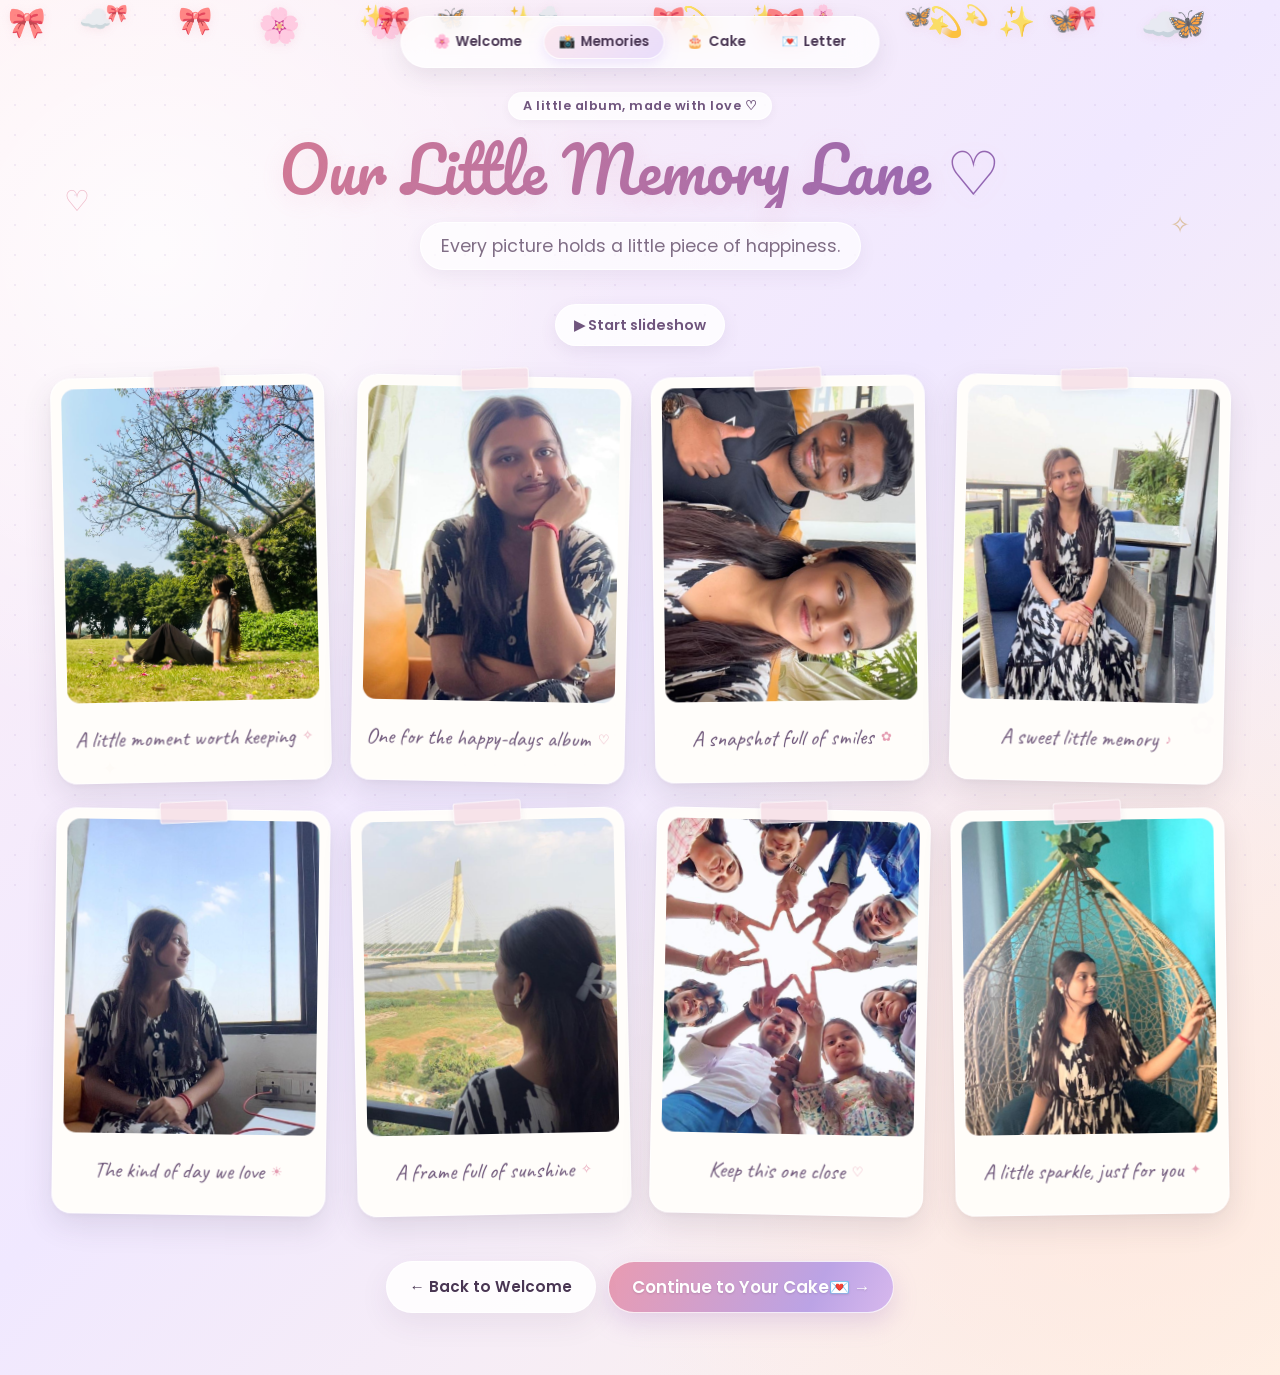
<file: memorylane.html>
<!DOCTYPE html>
<html lang="en">
<head>
  <meta charset="UTF-8">
  <meta name="viewport" content="width=device-width, initial-scale=1.0">
  <meta name="theme-color" content="#fff4f5">
  <title>Our Little Memory Lane ♡ | For Khushi</title>
  <link rel="stylesheet" href="css/pastel-theme.css">
  <style>
    * {
      box-sizing: border-box;
    }

    body {
      min-height: 100vh;
      min-height: 100svh;
      overflow-x: hidden;
      padding: 92px 20px 50px;
      background:
        radial-gradient(ellipse at 12% 18%, rgba(255, 255, 255, 0.78), transparent 30%),
        radial-gradient(ellipse at 88% 82%, rgba(255, 229, 217, 0.72), transparent 34%),
        linear-gradient(135deg, #fff1f4 0%, #f0e8ff 48%, #fff4e9 100%);
    }

    .scrapbook-bg {
      position: fixed;
      z-index: 0;
      inset: 0;
      background-image: radial-gradient(rgba(185, 157, 213, 0.17) 1px, transparent 1px);
      background-size: 30px 30px;
      pointer-events: none;
    }

    .confetti-layer {
      position: fixed;
      z-index: 0;
      inset: 0;
      overflow: hidden;
      pointer-events: none;
    }

    .confetti-piece {
      position: absolute;
      top: -18px;
      opacity: 0;
      animation: confetti-fall 10s ease-in infinite;
    }

    .page-decoration {
      position: fixed;
      z-index: 1;
      color: #e89ab0;
      opacity: 0.65;
      pointer-events: none;
      user-select: none;
      animation: decoration-drift 7s ease-in-out infinite;
    }

    .decoration-heart { top: 20%; left: 5%; font-size: 1.8rem; }
    .decoration-sparkle { top: 23%; right: 7%; color: #d3ae72; font-size: 1.5rem; animation-delay: 1s; }
    .decoration-flower { right: 5%; bottom: 17%; color: #c2a5df; font-size: 2rem; animation-delay: 2s; }
    .decoration-twinkle { bottom: 13%; left: 8%; color: #d3ae72; font-size: 1.2rem; animation-delay: 600ms; }

    .memory-page {
      position: relative;
      z-index: 2;
      width: min(100%, 1180px);
      margin: 0 auto;
    }

    .page-header {
      max-width: 760px;
      margin: 0 auto 34px;
      text-align: center;
      animation: fade-up 750ms ease-out both;
    }

    .page-header .khushi-badge {
      margin-bottom: 12px;
    }

    .page-header h1 {
      margin: 0;
      color: #674b72;
      background: linear-gradient(120deg, #d47a94, #8e65b5);
      -webkit-background-clip: text;
      background-clip: text;
      -webkit-text-fill-color: transparent;
      font-family: var(--font-script);
      font-size: clamp(2.15rem, 5.5vw, 3.8rem);
      font-weight: 400;
      line-height: 1.25;
      text-shadow: 0 5px 22px rgba(229, 140, 165, 0.16);
    }

    .page-header p {
      width: fit-content;
      max-width: 100%;
      margin: 14px auto 0;
      padding: 9px 20px;
      color: #806e86;
      background: rgba(255, 255, 255, 0.68);
      border: 1px solid rgba(255, 255, 255, 0.92);
      border-radius: 999px;
      box-shadow: 0 6px 18px rgba(104, 73, 117, 0.07);
      font-size: clamp(0.95rem, 2.5vw, 1.1rem);
      line-height: 1.6;
    }

    .slideshow-controls {
      display: flex;
      justify-content: center;
      gap: 10px;
      margin-bottom: 12px;
    }

    .slideshow-controls button {
      min-height: 42px;
      padding: 9px 18px;
      color: #70557e;
      background: rgba(255, 255, 255, 0.82);
      border: 1px solid rgba(255, 255, 255, 0.96);
      border-radius: 999px;
      box-shadow: 0 6px 17px rgba(104, 73, 117, 0.09);
      cursor: pointer;
      font: 600 0.9rem var(--font-sans);
      transition: transform 180ms ease, box-shadow 180ms ease;
    }

    .slideshow-controls button:hover {
      box-shadow: 0 9px 21px rgba(174, 132, 196, 0.2);
      transform: translateY(-2px);
    }

    .slideshow-controls button:focus-visible,
    .page-navigation a:focus-visible {
      outline: 3px solid #9a7ab4;
      outline-offset: 3px;
    }

    .gallery {
      display: grid;
      grid-template-columns: repeat(4, minmax(0, 1fr));
      gap: 26px;
      padding: 18px 4px 24px;
    }

    .memory-card {
      --tilt: 0deg;
      position: relative;
      min-width: 0;
      padding: 10px 10px 14px;
      background: rgba(255, 253, 250, 0.96);
      border: 1px solid rgba(255, 255, 255, 0.96);
      border-radius: 20px;
      box-shadow: 0 12px 30px rgba(73, 54, 83, 0.12), 0 2px 6px rgba(73, 54, 83, 0.04);
      transform: rotate(var(--tilt));
      animation: photo-arrive 650ms cubic-bezier(0.2, 0.8, 0.2, 1) both;
      animation-delay: var(--delay, 0ms);
      transition: transform 280ms ease, box-shadow 280ms ease;
    }

    .memory-card::before {
      position: absolute;
      z-index: 2;
      top: -9px;
      left: 50%;
      width: 66px;
      height: 20px;
      content: "";
      background: rgba(245, 220, 229, 0.78);
      border: 1px solid rgba(255, 255, 255, 0.72);
      border-radius: 3px;
      box-shadow: 0 2px 6px rgba(104, 73, 117, 0.08);
      transform: translateX(-50%) rotate(-3deg);
    }

    .memory-card:hover,
    .memory-card.is-current {
      z-index: 3;
      box-shadow: 0 20px 40px rgba(174, 132, 196, 0.24);
      transform: translateY(-6px) rotate(0) scale(1.015);
    }

    .memory-card:focus-within {
      outline: 2px solid #bba3e5;
      outline-offset: 4px;
    }

    .photo-frame {
      overflow: hidden;
      background: linear-gradient(135deg, #f8e6ed, #e9ddfb);
      border-radius: 13px;
      box-shadow: inset 0 0 0 1px rgba(255, 255, 255, 0.72);
    }

    .memory-img {
      display: block;
      width: 100%;
      aspect-ratio: 4 / 5;
      object-fit: cover;
      object-position: center;
      background: #f7eaf0;
      transition: transform 400ms ease, filter 400ms ease;
    }

    .memory-card:hover .memory-img,
    .memory-card.is-current .memory-img {
      filter: saturate(1.06);
      transform: scale(1.045);
    }

    .memory-img.image-unavailable {
      object-fit: contain;
      padding: 20px;
    }

    .memory-caption {
      display: flex;
      min-height: 58px;
      align-items: center;
      justify-content: center;
      gap: 7px;
      margin: 8px 2px 0;
      color: #725b7d;
      font-family: var(--font-handwriting);
      font-size: clamp(1.15rem, 1.8vw, 1.4rem);
      line-height: 1.25;
      text-align: center;
    }

    .memory-caption span {
      color: #e49ab0;
      font-family: var(--font-sans);
      font-size: 0.8rem;
    }

    .page-navigation {
      display: flex;
      flex-wrap: wrap;
      justify-content: center;
      gap: 12px;
      margin: 22px auto 12px;
      animation: fade-up 700ms 450ms ease-out both;
    }

    .page-navigation a {
      min-height: 50px;
      padding: 12px 23px;
    }

    .page-navigation .btn-pastel-primary {
      color: #fff;
      background: linear-gradient(115deg, #e99bb1, #bba3e5 72%, #d7b8ed);
      border: 1px solid rgba(255, 255, 255, 0.8);
      box-shadow: 0 10px 23px rgba(174, 132, 196, 0.27);
    }

    .page-navigation .btn-pastel-primary:hover {
      background: linear-gradient(115deg, #e99bb1, #bba3e5 72%, #d7b8ed);
    }

    @keyframes fade-up {
      from { opacity: 0; transform: translateY(14px); }
      to { opacity: 1; transform: translateY(0); }
    }

    @keyframes photo-arrive {
      from { opacity: 0; transform: translateY(18px) rotate(var(--tilt)); }
      to { opacity: 1; transform: translateY(0) rotate(var(--tilt)); }
    }

    @keyframes decoration-drift {
      0%, 100% { transform: translateY(0) rotate(-8deg); }
      50% { transform: translateY(-10px) rotate(8deg); }
    }

    @keyframes confetti-fall {
      0% { opacity: 0; transform: translateY(-12vh) rotate(0deg); }
      12% { opacity: 0.55; }
      100% { opacity: 0; transform: translateY(110vh) rotate(540deg); }
    }

    @media (max-width: 1020px) {
      .gallery {
        grid-template-columns: repeat(3, minmax(0, 1fr));
        gap: 22px;
      }
    }

    @media (max-width: 720px) {
      body {
        padding: 82px 16px 40px;
      }

      .khushi-nav-bar {
        position: absolute;
        top: 10px;
        bottom: auto;
      }

      .page-header {
        margin-bottom: 25px;
      }

      .gallery {
        grid-template-columns: repeat(2, minmax(0, 1fr));
        gap: 18px;
        padding: 16px 2px 20px;
      }

      .memory-card {
        padding: 8px 8px 10px;
        border-radius: 17px;
      }

      .memory-caption {
        min-height: 56px;
        margin-top: 6px;
        font-size: clamp(1.05rem, 3.8vw, 1.25rem);
      }

      .page-decoration {
        opacity: 0.4;
      }

      .decoration-heart { top: 18%; left: 2%; }
      .decoration-sparkle { top: 21%; right: 3%; }
      .decoration-flower { right: 2%; bottom: 14%; }
      .decoration-twinkle { bottom: 12%; left: 3%; }
    }

    @media (max-width: 360px) {
      body {
        padding-right: 12px;
        padding-left: 12px;
      }

      .gallery {
        gap: 12px;
      }

      .memory-caption {
        font-size: 1rem;
      }

      .page-navigation a {
        width: min(100%, 300px);
      }
    }

    @media (prefers-reduced-motion: reduce) {
      *, *::before, *::after {
        scroll-behavior: auto !important;
        animation-duration: 0.01ms !important;
        animation-iteration-count: 1 !important;
        transition-duration: 0.01ms !important;
      }
    }
  </style>
</head>
<body>
  <nav class="khushi-nav-bar" aria-label="Birthday surprise pages">
    <a href="index.html">🌸 <span class="nav-text">Welcome</span></a>
    <a href="memorylane.html" class="active" aria-current="page">📸 <span class="nav-text">Memories</span></a>
    <a href="cake.html">🎂 <span class="nav-text">Cake</span></a>
    <a href="letter.html">💌 <span class="nav-text">Letter</span></a>
  </nav>

  <div class="scrapbook-bg" aria-hidden="true"></div>
  <div class="confetti-layer" id="confetti-container" aria-hidden="true"></div>
  <span class="page-decoration decoration-heart" aria-hidden="true">♡</span>
  <span class="page-decoration decoration-sparkle" aria-hidden="true">✧</span>
  <span class="page-decoration decoration-flower" aria-hidden="true">✿</span>
  <span class="page-decoration decoration-twinkle" aria-hidden="true">✦</span>

  <main class="memory-page">
    <header class="page-header">
      <span class="khushi-badge">A little album, made with love ♡</span>
      <h1>Our Little Memory Lane ♡</h1>
      <p>Every picture holds a little piece of happiness.</p>
    </header>

    <div class="slideshow-controls" aria-label="Photo slideshow controls">
      <button id="startSlideshow" type="button" aria-controls="memoryGallery">▶ Start slideshow</button>
      <button id="pauseSlideshow" type="button" aria-controls="memoryGallery" hidden>⏸ Pause slideshow</button>
    </div>

    <section class="gallery" id="memoryGallery" aria-label="Eight birthday memory photos"></section>

    <nav class="page-navigation" aria-label="Continue through the birthday surprise">
      <a class="btn-pastel-secondary" href="index.html">← Back to Welcome</a>
      <a class="btn-pastel-primary" href="cake.html">Continue to Your Cake💌 →</a>
    </nav>
  </main>

  <script src="js/pastel-particles.js"></script>
  <script>
    const memories = [
      { image: "1.jpeg", caption: "A little moment worth keeping", emoji: "✧", alt: "Illustrated moonlit evening beneath a starry sky" },
      { image: "2.jpeg", caption: "One for the happy-days album", emoji: "♡", alt: "Illustrated friends sharing a sunny day" },
      { image: "3.jpeg", caption: "A snapshot full of smiles", emoji: "✿", alt: "Illustrated evening view over a glowing city" },
      { image: "4.jpeg", caption: "A sweet little memory", emoji: "♪", alt: "Illustrated music by the moonlit seaside" },
      { image: "5.jpeg", caption: "The kind of day we love", emoji: "☀", alt: "Illustrated picnic under a leafy tree" },
      { image: "6.jpeg", caption: "A frame full of sunshine", emoji: "✧", alt: "Illustrated friends surrounded by flowers" },
      { image: "7.jpeg", caption: "Keep this one close", emoji: "♡", alt: "Illustrated stroll through a flower garden" },
      { image: "8.jpeg", caption: "A little sparkle, just for you", emoji: "✦", alt: "Illustrated evening beneath glowing string lights" },
    ];

    const gallery = document.getElementById("memoryGallery");
    const startButton = document.getElementById("startSlideshow");
    const pauseButton = document.getElementById("pauseSlideshow");
    const confettiContainer = document.getElementById("confetti-container");
    const cards = [];
    let slideshowTimer = null;
    let currentSlide = -1;

    function createMemoryCard(memory, index) {
      const card = document.createElement("article");
      card.className = "memory-card";
      card.style.setProperty("--tilt", `${[-1.2, 1.1, -0.7, 1.3, 0.8, -1.1, 1.2, -0.8][index]}deg`);
      card.style.setProperty("--delay", `${index * 75}ms`);

      const frame = document.createElement("div");
      frame.className = "photo-frame";

      const image = document.createElement("img");
      image.className = "memory-img";
      image.src = memory.image;
      image.alt = memory.alt;
      image.loading = "eager";
      image.decoding = "async";
      image.addEventListener("error", () => {
        image.classList.add("image-unavailable");
        image.alt = `${memory.alt} (image could not be loaded)`;
        console.error(`Could not load memory photo: ${memory.image}`);
      }, { once: true });

      const caption = document.createElement("p");
      caption.className = "memory-caption";
      caption.append(document.createTextNode(memory.caption));
      const heart = document.createElement("span");
      heart.setAttribute("aria-hidden", "true");
      heart.textContent = memory.emoji;
      caption.appendChild(heart);

      frame.appendChild(image);
      card.append(frame, caption);
      gallery.appendChild(card);
      cards.push(card);
    }

    function createConfetti() {
      const colors = ["#f5bccb", "#cbb4f7", "#f7c7b5", "#fff0f5", "#d9c7f0"];
      for (let index = 0; index < 24; index += 1) {
        const piece = document.createElement("span");
        piece.className = "confetti-piece";
        piece.style.left = `${Math.random() * 100}%`;
        piece.style.width = `${5 + Math.random() * 7}px`;
        piece.style.height = `${5 + Math.random() * 9}px`;
        piece.style.backgroundColor = colors[index % colors.length];
        piece.style.borderRadius = index % 2 ? "50%" : "3px";
        piece.style.animationDelay = `${Math.random() * 9}s`;
        piece.style.animationDuration = `${8 + Math.random() * 6}s`;
        confettiContainer.appendChild(piece);
      }
    }

    function showSlide(index) {
      cards.forEach((card) => card.classList.remove("is-current"));
      const card = cards[index];
      card.classList.add("is-current");
      card.scrollIntoView({
        behavior: window.matchMedia("(prefers-reduced-motion: reduce)").matches ? "auto" : "smooth",
        block: "center",
      });
    }

    function advanceSlideshow() {
      currentSlide = (currentSlide + 1) % cards.length;
      showSlide(currentSlide);
    }

    function startSlideshow() {
      if (slideshowTimer !== null) return;
      startButton.hidden = true;
      pauseButton.hidden = false;
      advanceSlideshow();
      slideshowTimer = window.setInterval(advanceSlideshow, 2600);
    }

    function pauseSlideshow() {
      if (slideshowTimer !== null) {
        window.clearInterval(slideshowTimer);
        slideshowTimer = null;
      }
      pauseButton.hidden = true;
      startButton.hidden = false;
      cards.forEach((card) => card.classList.remove("is-current"));
    }

    memories.forEach(createMemoryCard);
    createConfetti();
    startButton.addEventListener("click", startSlideshow);
    pauseButton.addEventListener("click", pauseSlideshow);
    window.addEventListener("pagehide", pauseSlideshow, { once: true });
  </script>
</body>
</html>
</file>
<file: css/pastel-theme.css>
/* ==========================================================================
   A LITTLE WORLD FOR KHUSHI 💜
   Pastel Aesthetic Theme: Pink, Lavender, Baby Blue, Cream & Peach
   ========================================================================== */

@import url('https://fonts.googleapis.com/css2?family=Caveat:wght@600;700&family=Pacifico&family=Playfair+Display:ital,wght@0,600;0,700;1,400&family=Poppins:wght@300;400;500;600;700&display=swap');

:root {
  --pastel-pink: #FCE8EF;
  --pastel-pink-dark: #F5BCCB;
  --pastel-pink-soft: #FFF0F5;
  --pastel-lavender: #E9DDFB;
  --pastel-lavender-dark: #CBB4F7;
  --pastel-lavender-soft: #F4EEFD;
  --pastel-baby-blue: #E2F0FD;
  --pastel-baby-blue-dark: #BEDEFB;
  --pastel-cream: #FFFDF8;
  --pastel-cream-card: #FCF9F2;
  --pastel-peach: #FFE5D9;
  --pastel-peach-dark: #FDC7B4;
  --pastel-rose: #E8A6B8;
  --deep-plum: #493653;
  --plum-light: #70557E;
  --plum-muted: #957F9F;
  --white: #FFFFFF;
  --glass-bg: rgba(255, 255, 255, 0.65);
  --glass-border: rgba(255, 255, 255, 0.75);
  --shadow-soft: 0 10px 30px rgba(73, 54, 83, 0.08);
  --shadow-glow: 0 0 25px rgba(232, 166, 184, 0.35);
  --shadow-lavender: 0 8px 25px rgba(203, 180, 247, 0.35);
  --radius-sm: 12px;
  --radius-md: 20px;
  --radius-lg: 32px;
  --radius-full: 9999px;
  
  --font-script: 'Pacifico', cursive;
  --font-serif: 'Playfair Display', Georgia, serif;
  --font-handwriting: 'Caveat', cursive;
  --font-sans: 'Poppins', -apple-system, BlinkMacSystemFont, 'Segoe UI', Roboto, sans-serif;
  
  --transition-smooth: all 0.35s cubic-bezier(0.25, 1, 0.5, 1);
  --transition-bounce: all 0.45s cubic-bezier(0.34, 1.56, 0.64, 1);
}

/* Base Body Pastel Gradient */
body {
  font-family: var(--font-sans);
  color: var(--deep-plum);
  background: linear-gradient(135deg, #FCE8EF 0%, #E9DDFB 35%, #E2F0FD 70%, #FFE5D9 100%);
  background-attachment: fixed;
  min-height: 100vh;
  margin: 0;
  padding: 0;
  overflow-x: hidden;
  -webkit-font-smoothing: antialiased;
}

/* ==========================================================================
   SHARED FLOATING NAVIGATION BAR FOR ALL PAGES
   ========================================================================== */
.khushi-nav-bar {
  position: fixed;
  top: 16px;
  left: 50%;
  transform: translateX(-50%);
  background: rgba(255, 255, 255, 0.75);
  backdrop-filter: blur(14px);
  -webkit-backdrop-filter: blur(14px);
  border: 1px solid var(--glass-border);
  padding: 8px 18px;
  border-radius: var(--radius-full);
  display: flex;
  align-items: center;
  gap: 8px;
  z-index: 1000;
  box-shadow: 0 8px 25px rgba(73, 54, 83, 0.1);
  max-width: 95vw;
}

.khushi-nav-bar a {
  text-decoration: none;
  font-size: 0.85rem;
  font-weight: 600;
  color: var(--deep-plum);
  padding: 6px 14px;
  border-radius: var(--radius-full);
  transition: var(--transition-smooth);
  display: inline-flex;
  align-items: center;
  gap: 5px;
  white-space: nowrap;
}

.khushi-nav-bar a:hover {
  background: rgba(255, 255, 255, 0.95);
  color: var(--pastel-rose);
  transform: translateY(-2px);
  box-shadow: 0 4px 12px rgba(232, 166, 184, 0.25);
}

.khushi-nav-bar a.active {
  background: linear-gradient(135deg, var(--pastel-pink) 0%, var(--pastel-lavender) 100%);
  color: var(--deep-plum);
  box-shadow: 0 4px 14px rgba(203, 180, 247, 0.35);
  border: 1px solid rgba(255, 255, 255, 0.8);
}

.khushi-badge {
  display: inline-block;
  padding: 4px 14px;
  background: rgba(255, 255, 255, 0.8);
  backdrop-filter: blur(8px);
  border: 1px solid var(--glass-border);
  border-radius: var(--radius-full);
  font-size: 0.8rem;
  font-weight: 600;
  letter-spacing: 0.5px;
  color: var(--plum-light);
  box-shadow: 0 3px 10px rgba(73, 54, 83, 0.05);
}

/* Cute Floating Elements Layer */
.ambient-decorations {
  position: fixed;
  top: 0;
  left: 0;
  width: 100vw;
  height: 100vh;
  pointer-events: none;
  z-index: 1;
  overflow: hidden;
}

.ambient-item {
  position: absolute;
  user-select: none;
  opacity: 0.75;
  filter: drop-shadow(0 2px 5px rgba(232, 166, 184, 0.25));
  animation: floatAmbient 12s infinite ease-in-out;
}

@keyframes floatAmbient {
  0% {
    transform: translateY(105vh) translateX(0) rotate(0deg);
    opacity: 0;
  }
  15% {
    opacity: 0.85;
  }
  85% {
    opacity: 0.85;
  }
  100% {
    transform: translateY(-10vh) translateX(40px) rotate(360deg);
    opacity: 0;
  }
}

/* Beautiful Pastel Button Style */
.btn-pastel-primary {
  display: inline-flex;
  align-items: center;
  justify-content: center;
  gap: 8px;
  padding: 14px 34px;
  background: linear-gradient(135deg, #F5BCCB 0%, #D5C0F6 50%, #C2E2FC 100%);
  color: #FFFFFF;
  font-family: var(--font-sans);
  font-size: 1.05rem;
  font-weight: 600;
  border: none;
  border-radius: var(--radius-full);
  cursor: pointer;
  box-shadow: 0 8px 24px rgba(203, 180, 247, 0.45);
  transition: var(--transition-bounce);
  text-decoration: none;
  text-shadow: 0 1px 2px rgba(73, 54, 83, 0.2);
}

.btn-pastel-primary:hover {
  transform: translateY(-3px) scale(1.03);
  box-shadow: 0 12px 30px rgba(203, 180, 247, 0.6);
  background: linear-gradient(135deg, #f0adc0 0%, #caaef4 50%, #b2d7fa 100%);
}

.btn-pastel-secondary {
  display: inline-flex;
  align-items: center;
  justify-content: center;
  gap: 8px;
  padding: 12px 28px;
  background: rgba(255, 255, 255, 0.85);
  backdrop-filter: blur(8px);
  color: var(--deep-plum);
  font-family: var(--font-sans);
  font-size: 0.95rem;
  font-weight: 600;
  border: 1px solid var(--glass-border);
  border-radius: var(--radius-full);
  cursor: pointer;
  box-shadow: var(--shadow-soft);
  transition: var(--transition-smooth);
  text-decoration: none;
}

.btn-pastel-secondary:hover {
  background: #FFFFFF;
  color: var(--pastel-rose);
  transform: translateY(-2px);
  box-shadow: 0 6px 18px rgba(73, 54, 83, 0.12);
}

/* Shared Audio Controls Pill */
.khushi-audio-widget {
  position: fixed;
  bottom: 20px;
  right: 20px;
  background: rgba(255, 255, 255, 0.85);
  backdrop-filter: blur(12px);
  -webkit-backdrop-filter: blur(12px);
  border: 1px solid var(--glass-border);
  padding: 8px 16px;
  border-radius: var(--radius-full);
  display: flex;
  align-items: center;
  gap: 10px;
  box-shadow: 0 8px 25px rgba(73, 54, 83, 0.12);
  z-index: 1000;
  transition: var(--transition-smooth);
}

.khushi-audio-widget:hover {
  transform: translateY(-2px);
  box-shadow: var(--shadow-glow);
}

.khushi-audio-btn {
  background: linear-gradient(135deg, var(--pastel-pink-dark), var(--pastel-lavender-dark));
  border: none;
  width: 34px;
  height: 34px;
  border-radius: 50%;
  color: #FFFFFF;
  display: flex;
  align-items: center;
  justify-content: center;
  font-size: 0.95rem;
  cursor: pointer;
  box-shadow: 0 3px 8px rgba(73, 54, 83, 0.15);
  transition: var(--transition-smooth);
}

.khushi-audio-btn:hover {
  transform: scale(1.1);
}

.khushi-audio-label {
  font-size: 0.78rem;
  font-weight: 600;
  color: var(--deep-plum);
}

/* Responsive Navigation Bar for Mobile */
@media (max-width: 768px) {
  .khushi-nav-bar {
    top: auto;
    bottom: 14px;
    padding: 6px 10px;
    gap: 4px;
  }
  
  .khushi-nav-bar a {
    font-size: 0.75rem;
    padding: 6px 10px;
  }
  
  .khushi-nav-bar a span.nav-text {
    display: none;
  }
  
  .khushi-audio-widget {
    bottom: 65px;
    right: 14px;
    padding: 6px 10px;
  }
  
  .khushi-audio-label {
    display: none;
  }
}
</file>
